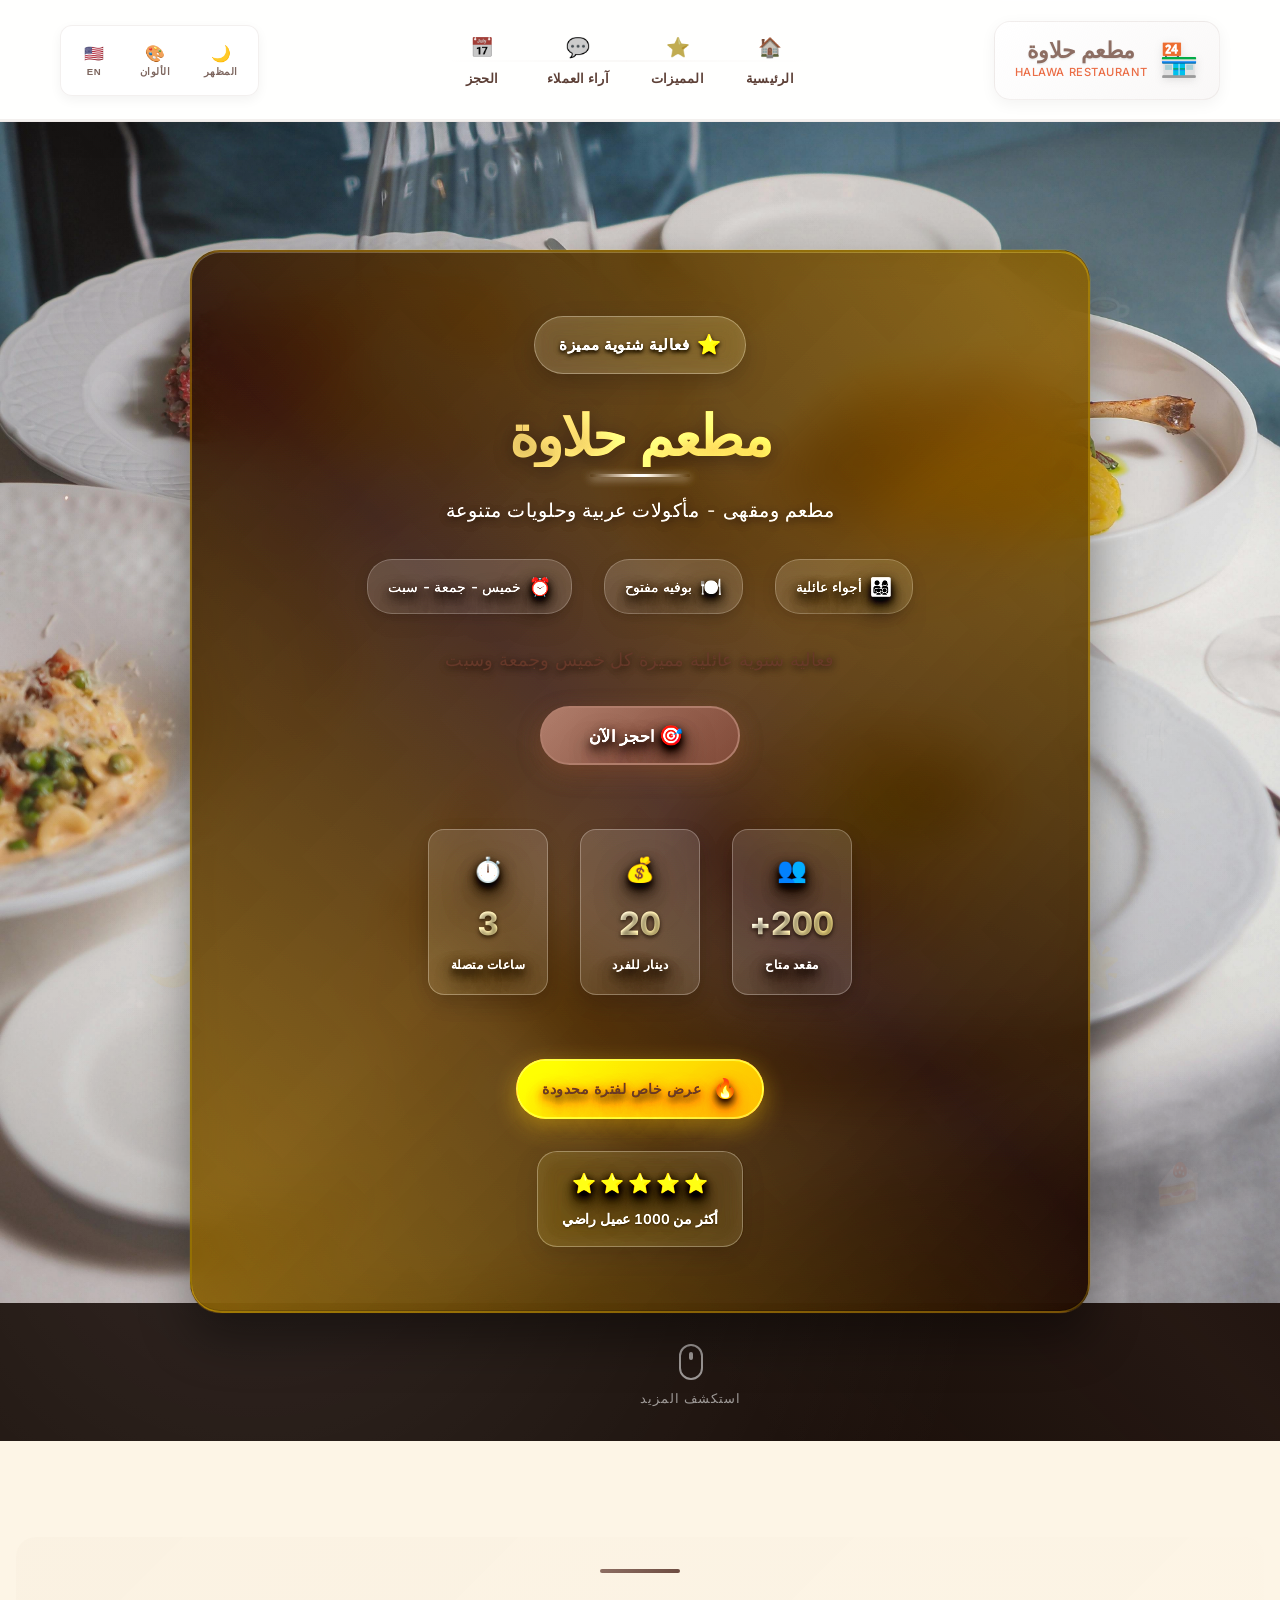
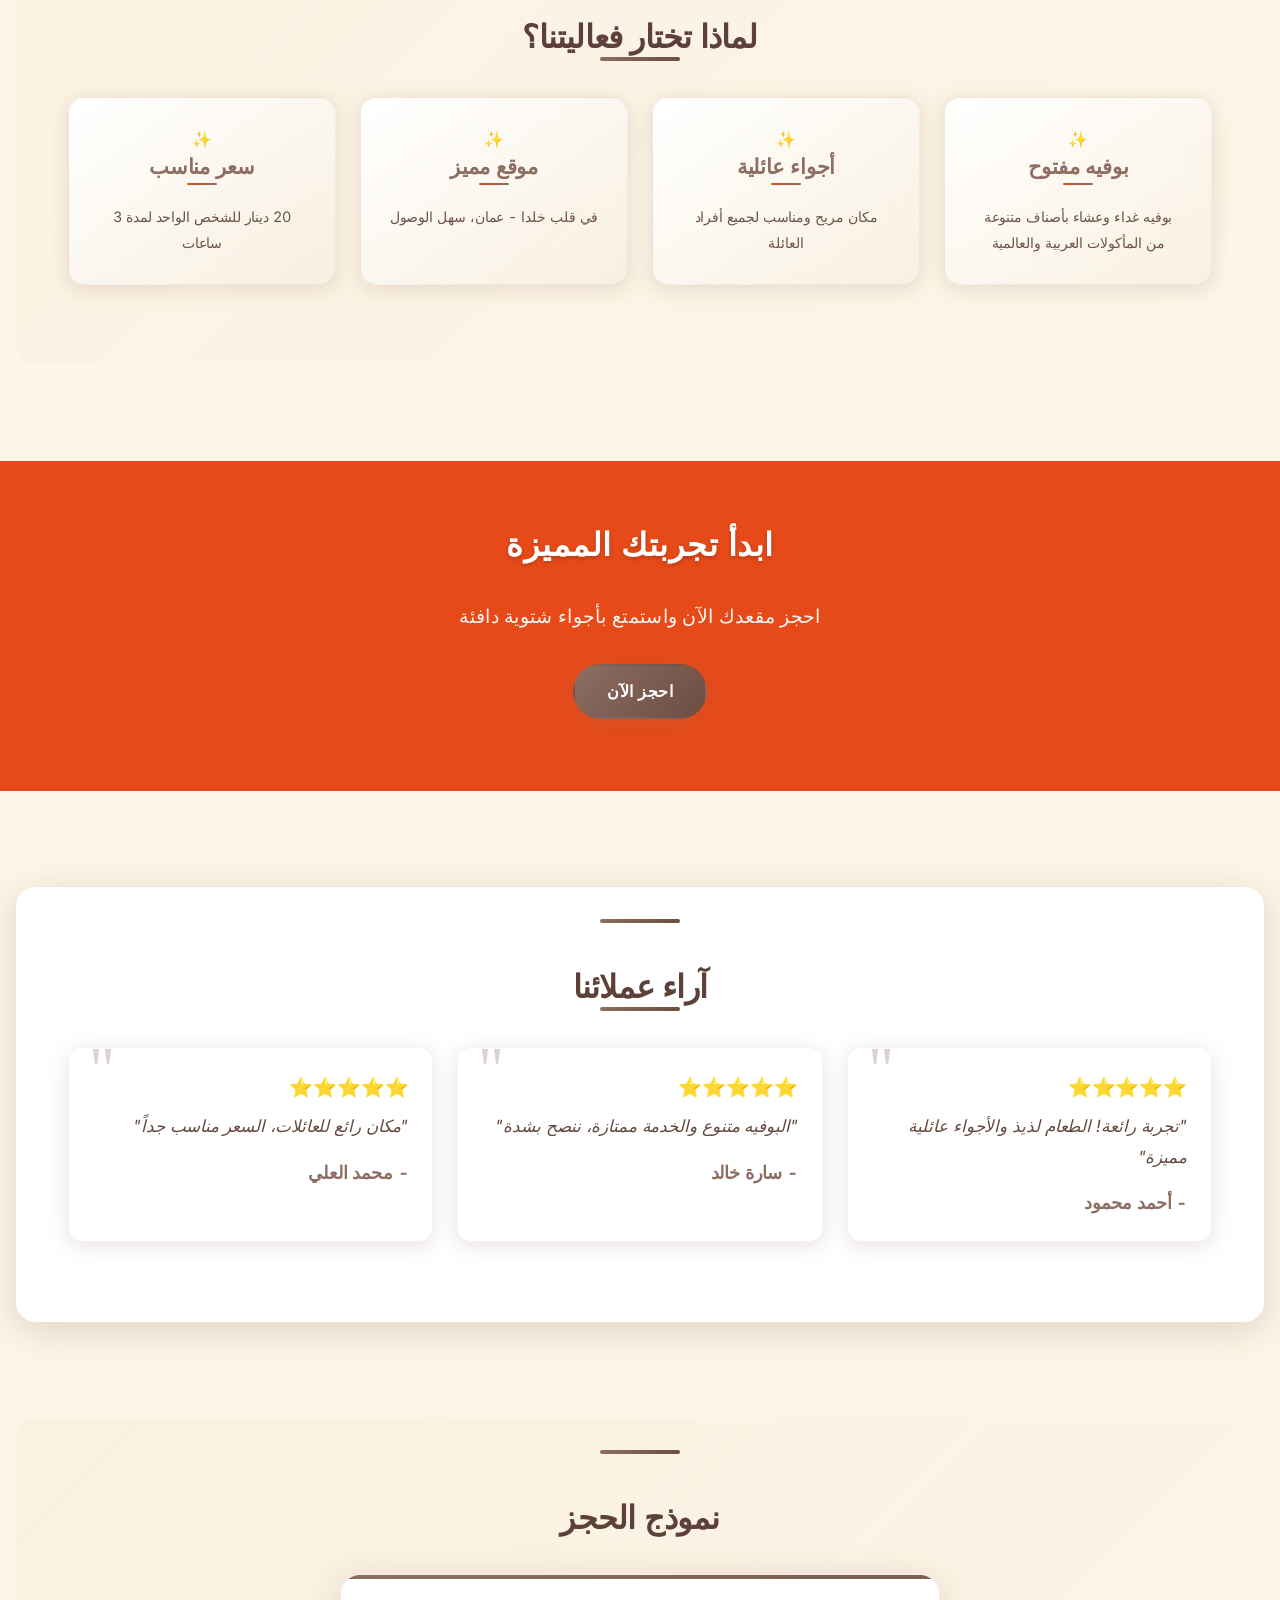
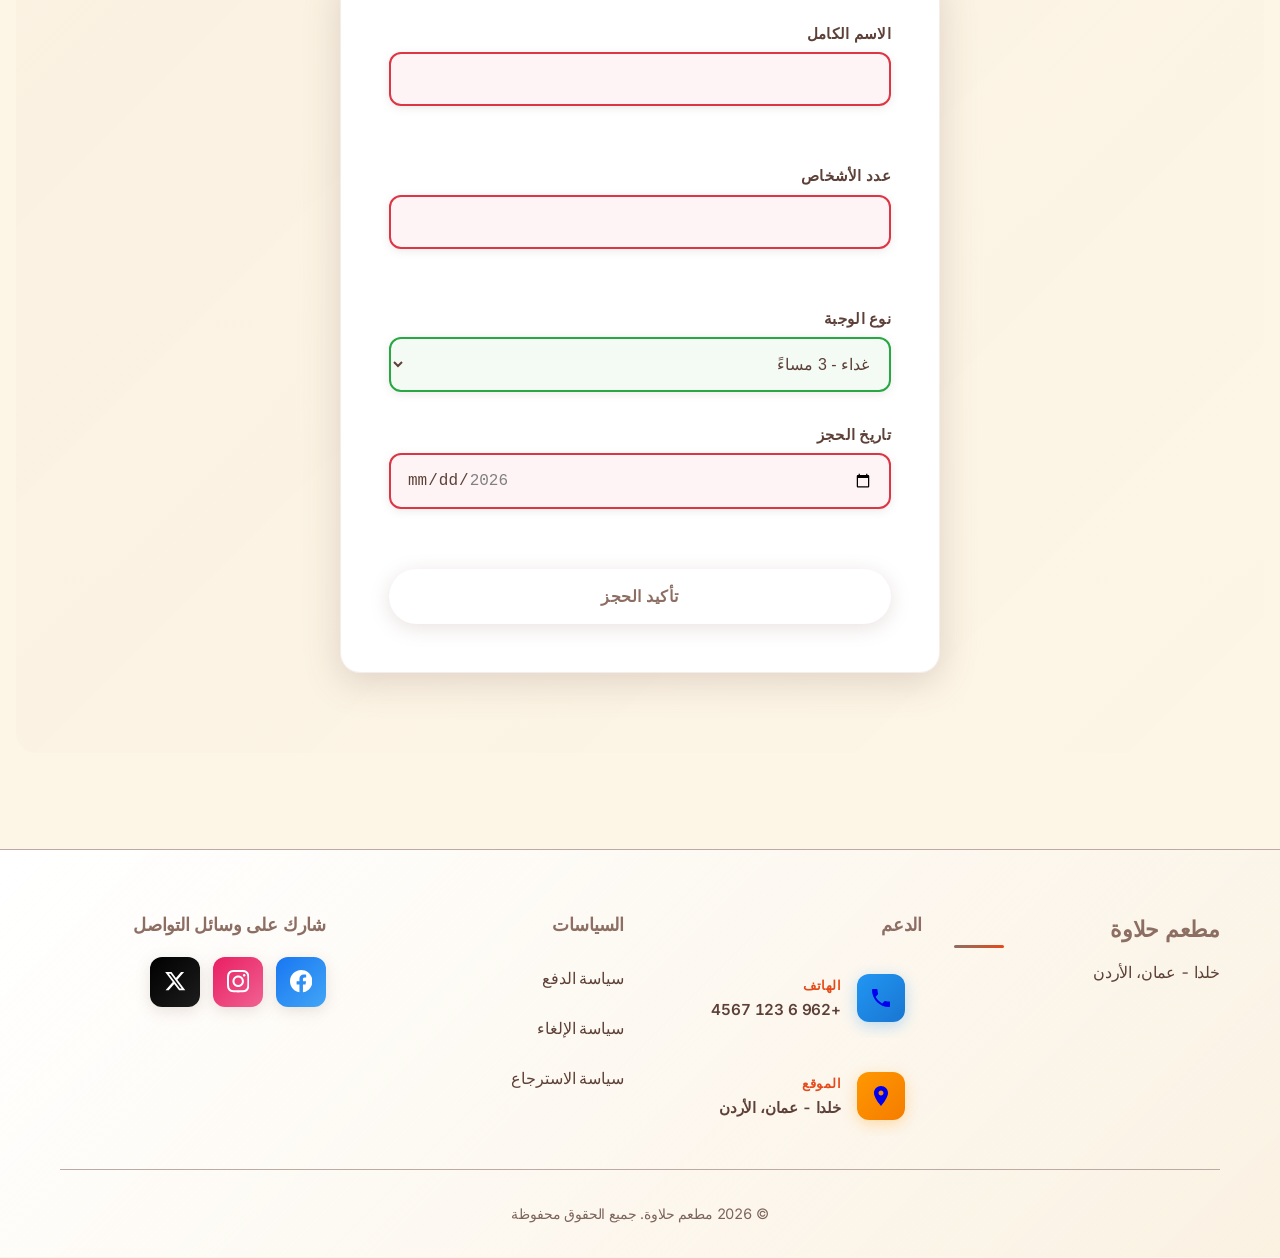
<file: index.html>
<!DOCTYPE html>
<html lang="ar" dir="rtl">
<head>
    <meta charset="UTF-8">
    <meta name="viewport" content="width=device-width, initial-scale=1.0">
    <title>مطعم حلاوة - فعالية شتوية عائلية</title>
    <link rel="preconnect" href="https://fonts.googleapis.com">
    <link rel="preconnect" href="https://fonts.gstatic.com" crossorigin>
    <link href="https://fonts.googleapis.com/css2?family=Inter:wght@300;400;500;600;700;800&display=swap" rel="stylesheet">
    <link rel="stylesheet" href="styles.css">
</head>
<body data-theme="light" data-color-mode="warm">
    
    <!-- Navigation -->
    <nav class="navbar">
        <div class="container">
            <div class="nav-brand" id="navBrand">
                <div class="brand-logo">
                    <span class="logo-icon">🏪</span>
                </div>
                <div class="brand-text">
                    <span class="brand-main">مطعم حلاوة</span>
                    <span class="brand-subtitle">Halawa Restaurant</span>
                </div>
            </div>

            <ul class="nav-menu" id="navMenu">
                <li><a href="#home" id="navHome" class="nav-link">
                    <span class="link-icon">🏠</span>
                    <span class="link-text">الرئيسية</span>
                </a></li>
                <li><a href="#benefits" id="navBenefits" class="nav-link">
                    <span class="link-icon">⭐</span>
                    <span class="link-text">المميزات</span>
                </a></li>
                <li><a href="#testimonials" id="navTestimonials" class="nav-link">
                    <span class="link-icon">💬</span>
                    <span class="link-text">آراء العملاء</span>
                </a></li>
                <li><a href="#booking" id="navBooking" class="nav-link">
                    <span class="link-icon">📅</span>
                    <span class="link-text">الحجز</span>
                </a></li>
            </ul>

            <div class="nav-controls">
                <div class="control-group">
                    <button class="theme-toggle" id="themeToggle" aria-label="Toggle theme" title="تبديل الوضع">
                        <span class="control-icon">🌙</span>
                        <span class="control-text">المظهر</span>
                    </button>
                    <button class="color-toggle" id="colorToggle" aria-label="Toggle color mode" title="تغيير الألوان">
                        <span class="control-icon">🎨</span>
                        <span class="control-text">الألوان</span>
                    </button>
                    <button class="lang-toggle" id="langToggle" title="English">
                        <span class="control-icon">🇺🇸</span>
                        <span class="control-text">EN</span>
                    </button>
                </div>
                <button class="mobile-menu-toggle" id="mobileMenuToggle" aria-label="Toggle mobile menu">
                    <span class="hamburger-line"></span>
                    <span class="hamburger-line"></span>
                    <span class="hamburger-line"></span>
                </button>
            </div>
        </div>

        <!-- Progress Bar -->
        <div class="navbar-progress">
            <div class="progress-bar"></div>
        </div>
    </nav>

    <!-- Hero Section -->
    <section id="home" class="hero">
        <!-- Background Elements -->
        <div class="hero-bg-elements">
            <div class="floating-element floating-1">🍽️</div>
            <div class="floating-element floating-2">☕</div>
            <div class="floating-element floating-3">🥘</div>
            <div class="floating-element floating-4">🍰</div>
            <div class="floating-element floating-5">🌟</div>
            <div class="floating-element floating-6">✨</div>
            <div class="floating-element floating-7">🌙</div>
            <div class="floating-element floating-8">🍴</div>
        </div>

        <!-- Particles Effect -->
        <div class="hero-particles">
            <div class="particle particle-1"></div>
            <div class="particle particle-2"></div>
            <div class="particle particle-3"></div>
            <div class="particle particle-4"></div>
            <div class="particle particle-5"></div>
            <div class="particle particle-6"></div>
            <div class="particle particle-7"></div>
            <div class="particle particle-8"></div>
        </div>

        <!-- Hero Content -->
        <div class="hero-content">
            <div class="hero-badge">
                <span class="badge-icon">⭐</span>
                <span class="badge-text" id="heroBadge">فعالية شتوية مميزة</span>
            </div>

            <h1 id="heroTitle" class="hero-title">
                مطعم حلاوة
                <span class="title-accent">Halawa</span>
            </h1>

            <p class="hero-subtitle" id="heroSubtitle">
                <span class="subtitle-icon">🏪</span>
                مطعم ومقهى - مأكولات عربية وحلويات متنوعة
            </p>

            <div class="hero-features">
                <div class="feature-item">
                    <span class="feature-icon">👨‍👩‍👧‍👦</span>
                    <span id="heroFeature1">أجواء عائلية</span>
                </div>
                <div class="feature-item">
                    <span class="feature-icon">🍽️</span>
                    <span id="heroFeature2">بوفيه مفتوح</span>
                </div>
                <div class="feature-item">
                    <span class="feature-icon">⏰</span>
                    <span id="heroFeature3">خميس - جمعة - سبت</span>
                </div>
            </div>

            <p class="hero-description" id="heroDescription">
                استمتع بتجربة طعام فريدة في أجواء دافئة مع العائلة والأصدقاء
            </p>

            <div class="hero-actions">
                <a href="#booking" class="btn btn-primary btn-large" id="heroCta">
                    <span class="btn-icon">🎯</span>
                    <span id="heroCtaText">احجز الآن</span>
                    <div class="btn-glow"></div>
                </a>

                <div class="hero-stats">
                    <div class="stat-item">
                        <div class="stat-icon">👥</div>
                        <span class="stat-number">200+</span>
                        <span class="stat-label" id="statLabel1">مقعد متاح</span>
                    </div>
                    <div class="stat-item">
                        <div class="stat-icon">💰</div>
                        <span class="stat-number">20</span>
                        <span class="stat-label" id="statLabel2">دينار للفرد</span>
                    </div>
                    <div class="stat-item">
                        <div class="stat-icon">⏱️</div>
                        <span class="stat-number">3</span>
                        <span class="stat-label" id="statLabel3">ساعات متصلة</span>
                    </div>
                </div>

                <!-- Special Offer Badge -->
                <div class="special-offer">
                    <div class="offer-badge">
                        <span class="offer-icon">🔥</span>
                        <span class="offer-text" id="offerText">عرض خاص لفترة محدودة</span>
                    </div>
                </div>
            </div>

            <!-- Social Proof -->
            <div class="hero-social-proof">
                <div class="proof-item">
                    <div class="stars">
                        <span class="star">⭐</span>
                        <span class="star">⭐</span>
                        <span class="star">⭐</span>
                        <span class="star">⭐</span>
                        <span class="star">⭐</span>
                    </div>
                    <span class="proof-text" id="proofText">أكثر من 1000 عميل راضي</span>
                </div>
            </div>
        </div>

        <!-- Scroll Indicator -->
        <div class="hero-scroll">
            <div class="scroll-mouse">
                <div class="scroll-wheel"></div>
            </div>
            <span class="scroll-text" id="scrollText">استكشف المزيد</span>
        </div>
    </section>

    <!-- Benefits Section -->
    <section id="benefits" class="benefits">
        <div class="container">
            <h2 id="benefitsTitle">لماذا تختار فعاليتنا؟</h2>
            <div class="benefits-grid" id="benefitsGrid">
                <!-- Benefits will be inserted by JavaScript -->
            </div>
        </div>
    </section>

    <!-- CTA Section -->
    <section class="cta-section">
        <div class="container">
            <h2 id="ctaTitle">ابدأ تجربتك المميزة</h2>
            <p id="ctaDescription">احجز مقعدك الآن واستمتع بأجواء شتوية دافئة</p>
            <a href="#booking" class="btn btn-secondary" id="ctaButton">احجز الآن</a>
        </div>
    </section>

    <!-- Testimonials Section -->
    <section id="testimonials" class="testimonials">
        <div class="container">
            <h2 id="testimonialsTitle">آراء عملائنا</h2>
            <div class="testimonials-grid" id="testimonialsGrid">
                <!-- Testimonials will be inserted by JavaScript -->
            </div>
        </div>
    </section>

    <!-- Booking Form Section -->
    <section id="booking" class="booking">
        <div class="container">
            <h2 id="formTitle">نموذج الحجز</h2>
            <form id="bookingForm" class="booking-form">
                <div class="form-group">
                    <label for="fullName" id="labelFullName">الاسم الكامل</label>
                    <input type="text" id="fullName" name="fullName" required>
                    <span class="error-message" id="errorFullName"></span>
                </div>

                <div class="form-group">
                    <label for="numPeople" id="labelNumPeople">عدد الأشخاص</label>
                    <input type="number" id="numPeople" name="numPeople" min="1" max="200" required>
                    <span class="error-message" id="errorNumPeople"></span>
                </div>

                <div class="form-group">
                    <label for="mealType" id="labelMealType">نوع الوجبة</label>
                    <select id="mealType" name="mealType" required>
                        <option value="lunch" id="optionLunch">غداء - 3 مساءً</option>
                        <option value="dinner" id="optionDinner">عشاء - 8 مساءً</option>
                    </select>
                </div>

                <div class="form-group">
                    <label for="bookingDate" id="labelDate">تاريخ الحجز</label>
                    <input type="date" id="bookingDate" name="bookingDate" required>
                    <span class="error-message" id="errorDate"></span>
                </div>

                <button type="submit" class="btn btn-primary" id="submitButton">تأكيد الحجز</button>
            </form>
        </div>
    </section>

    <!-- Footer -->
    <footer class="footer">
        <div class="container">
            <div class="footer-content">
                <div class="footer-section">
                    <h3 id="footerBrandName">مطعم حلاوة</h3>
                    <p id="footerLocation">خلدا - عمان، الأردن</p>
                </div>
                
                <div class="footer-section">
                    <h4 id="footerSupport">تواصل معنا</h4>
                    <div class="contact-methods">
                        <a href="#" class="contact-method phone-method" target="_blank">
                            <div class="contact-icon-wrapper">
                                <svg class="contact-svg phone-svg" viewBox="0 0 24 24" fill="currentColor">
                                    <path d="M6.62 10.79c1.44 2.83 3.76 5.14 6.59 6.59l2.2-2.2c.27-.27.67-.36 1.02-.24 1.12.37 2.33.57 3.57.57.55 0 1 .45 1 1V20c0 .55-.45 1-1 1-9.39 0-17-7.61-17-17 0-.55.45-1 1-1h3.5c.55 0 1 .45 1 1 0 1.25.2 2.45.57 3.57.11.35.03.74-.25 1.02l-2.2 2.2z"/>
                                </svg>
                            </div>
                            <div class="contact-info">
                                <span class="contact-label">الهاتف</span>
                                <span class="contact-number">+962 6 123 4567</span>
                            </div>
                        </a>

                        <a href="#" class="contact-method location-method" target="_blank">
                            <div class="contact-icon-wrapper">
                                <svg class="contact-svg location-svg" viewBox="0 0 24 24" fill="currentColor">
                                    <path d="M12 2C8.13 2 5 5.13 5 9c0 5.25 7 13 7 13s7-7.75 7-13c0-3.87-3.13-7-7-7zm0 9.5c-1.38 0-2.5-1.12-2.5-2.5s1.12-2.5 2.5-2.5 2.5 1.12 2.5 2.5-1.12 2.5-2.5 2.5z"/>
                                </svg>
                            </div>
                            <div class="contact-info">
                                <span class="contact-label">الموقع</span>
                                <span class="contact-address">خلدا - عمان، الأردن</span>
                            </div>
                        </a>
                    </div>
                </div>

                <div class="footer-section">
                    <h4 id="footerPoliciesTitle">السياسات</h4>
                    <ul class="footer-links">
                        <li><a href="#" id="policyPayment">سياسة الدفع</a></li>
                        <li><a href="#" id="policyCancellation">سياسة الإلغاء</a></li>
                        <li><a href="#" id="policyRefund">سياسة الاسترجاع</a></li>
                    </ul>
                </div>

                <div class="footer-section">
                    <h4 id="footerShare">تابعنا على وسائل التواصل</h4>
                    <div class="social-links">
                        <button class="social-btn facebook-btn" data-platform="facebook" aria-label="Facebook">
                            <span class="social-icon"><svg viewBox="0 0 24 24" fill="currentColor" xmlns="http://www.w3.org/2000/svg"><path d="M24 12.073c0-6.627-5.373-12-12-12s-12 5.373-12 12c0 5.99 4.388 10.954 10.125 11.854v-8.385H7.078v-3.47h3.047V9.43c0-3.007 1.792-4.669 4.533-4.669 1.312 0 2.686.235 2.686.235v2.953H15.83c-1.491 0-1.956.925-1.956 1.874v2.25h3.328l-.532 3.47h-2.796v8.385C19.612 23.027 24 18.062 24 12.073z"/></svg></span>
                        </button>
                        <button class="social-btn instagram-btn" data-platform="instagram" aria-label="Instagram">
                            <span class="social-icon"><svg viewBox="0 0 24 24" fill="currentColor" xmlns="http://www.w3.org/2000/svg"><path d="M12 2.163c3.204 0 3.584.012 4.85.07 3.252.148 4.771 1.691 4.919 4.919.058 1.265.069 1.645.069 4.849 0 3.205-.012 3.584-.069 4.849-.149 3.225-1.664 4.771-4.919 4.919-1.266.058-1.644.07-4.85.07-3.204 0-3.584-.012-4.849-.07-3.26-.149-4.771-1.699-4.919-4.92-.058-1.265-.07-1.644-.07-4.849 0-3.204.013-3.583.07-4.849.149-3.227 1.664-4.771 4.919-4.919 1.266-.057 1.645-.069 4.849-.069zm0-2.163c-3.259 0-3.667.014-4.947.072-4.358.2-6.78 2.618-6.98 6.98-.059 1.281-.073 1.689-.073 4.948 0 3.259.014 3.668.072 4.948.2 4.358 2.618 6.78 6.98 6.98 1.281.058 1.689.072 4.948.072 3.259 0 3.668-.014 4.948-.072 4.354-.2 6.782-2.618 6.979-6.98.059-1.28.073-1.689.073-4.948 0-3.259-.014-3.667-.072-4.947-.196-4.354-2.617-6.78-6.979-6.98-1.281-.059-1.69-.073-4.949-.073zm0 5.838c-3.403 0-6.162 2.759-6.162 6.162s2.759 6.163 6.162 6.163 6.162-2.759 6.162-6.163c0-3.403-2.759-6.162-6.162-6.162zm0 10.162c-2.209 0-4-1.79-4-4 0-2.209 1.791-4 4-4s4 1.791 4 4c0 2.21-1.791 4-4 4zm6.406-11.845c-.796 0-1.441.645-1.441 1.44s.645 1.44 1.441 1.44c.795 0 1.439-.645 1.439-1.44s-.644-1.44-1.439-1.44z"/></svg></span>
                        </button>
                        <button class="social-btn twitter-btn" data-platform="twitter" aria-label="Twitter/X">
                            <span class="social-icon"><svg viewBox="0 0 24 24" fill="currentColor" xmlns="http://www.w3.org/2000/svg"><path d="M18.244 2.25h3.308l-7.227 8.26 8.502 11.24H16.17l-5.214-6.817L4.99 21.75H1.68l7.73-8.835L1.254 2.25H8.08l4.713 6.231zm-1.161 17.52h1.833L7.084 4.126H5.117z"/></svg></span>
                        </button>
                    </div>
                </div>
            </div>
            
            <div class="footer-bottom">
                <p id="copyright">© 2026 مطعم حلاوة. جميع الحقوق محفوظة</p>
            </div>
        </div>
    </footer>

    <!-- Thank You Page (Hidden by default) -->
    <div id="thankYouPage" class="thank-you-page hidden">
        <div class="thank-you-content">
            <h1 id="thankYouTitle">شكراً لحجزك!</h1>
            <p id="thankYouMessage">تم استلام طلب الحجز بنجاح. سنتواصل معك قريباً</p>
            <button class="btn btn-primary" id="backHomeButton">العودة للرئيسية</button>
        </div>
    </div>

     <script src="config.js"></script>
     <script src="content.js"></script>
     <script src="script.js"></script>

</body>
</html>
</file>
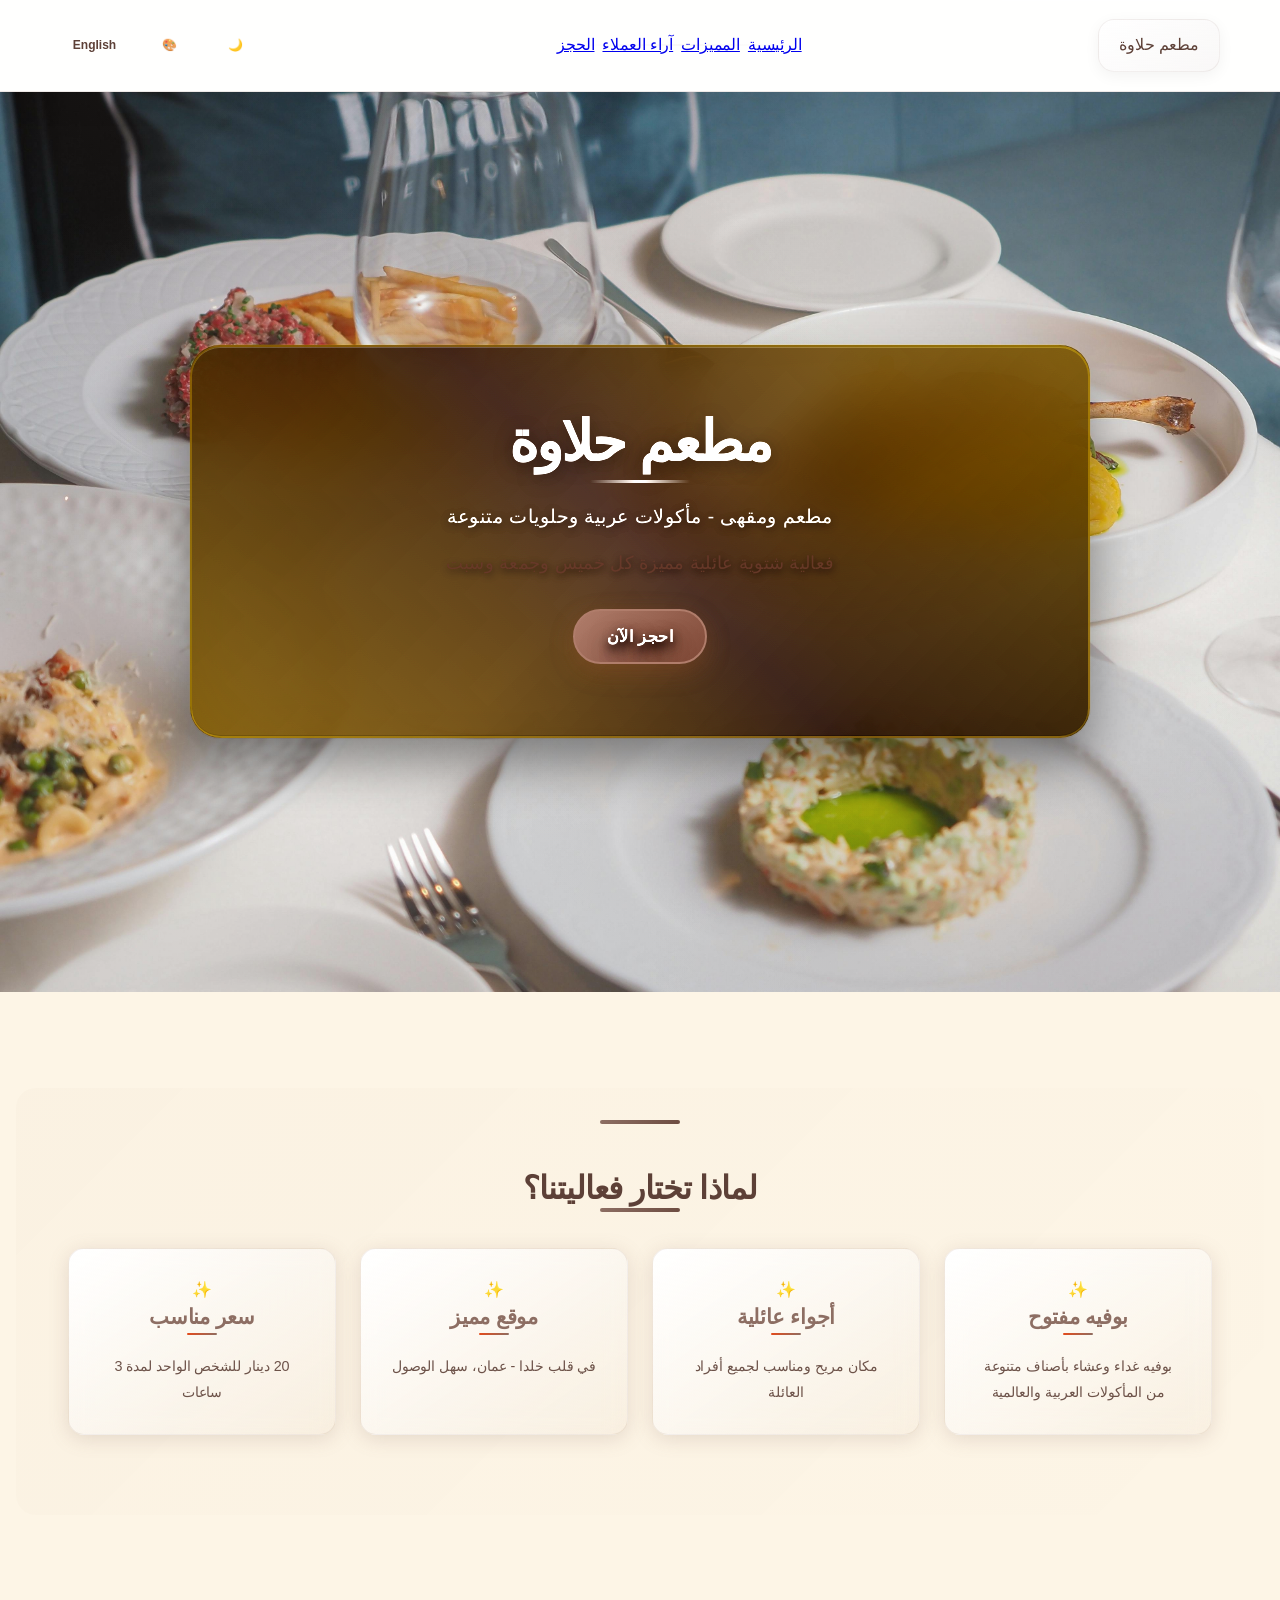
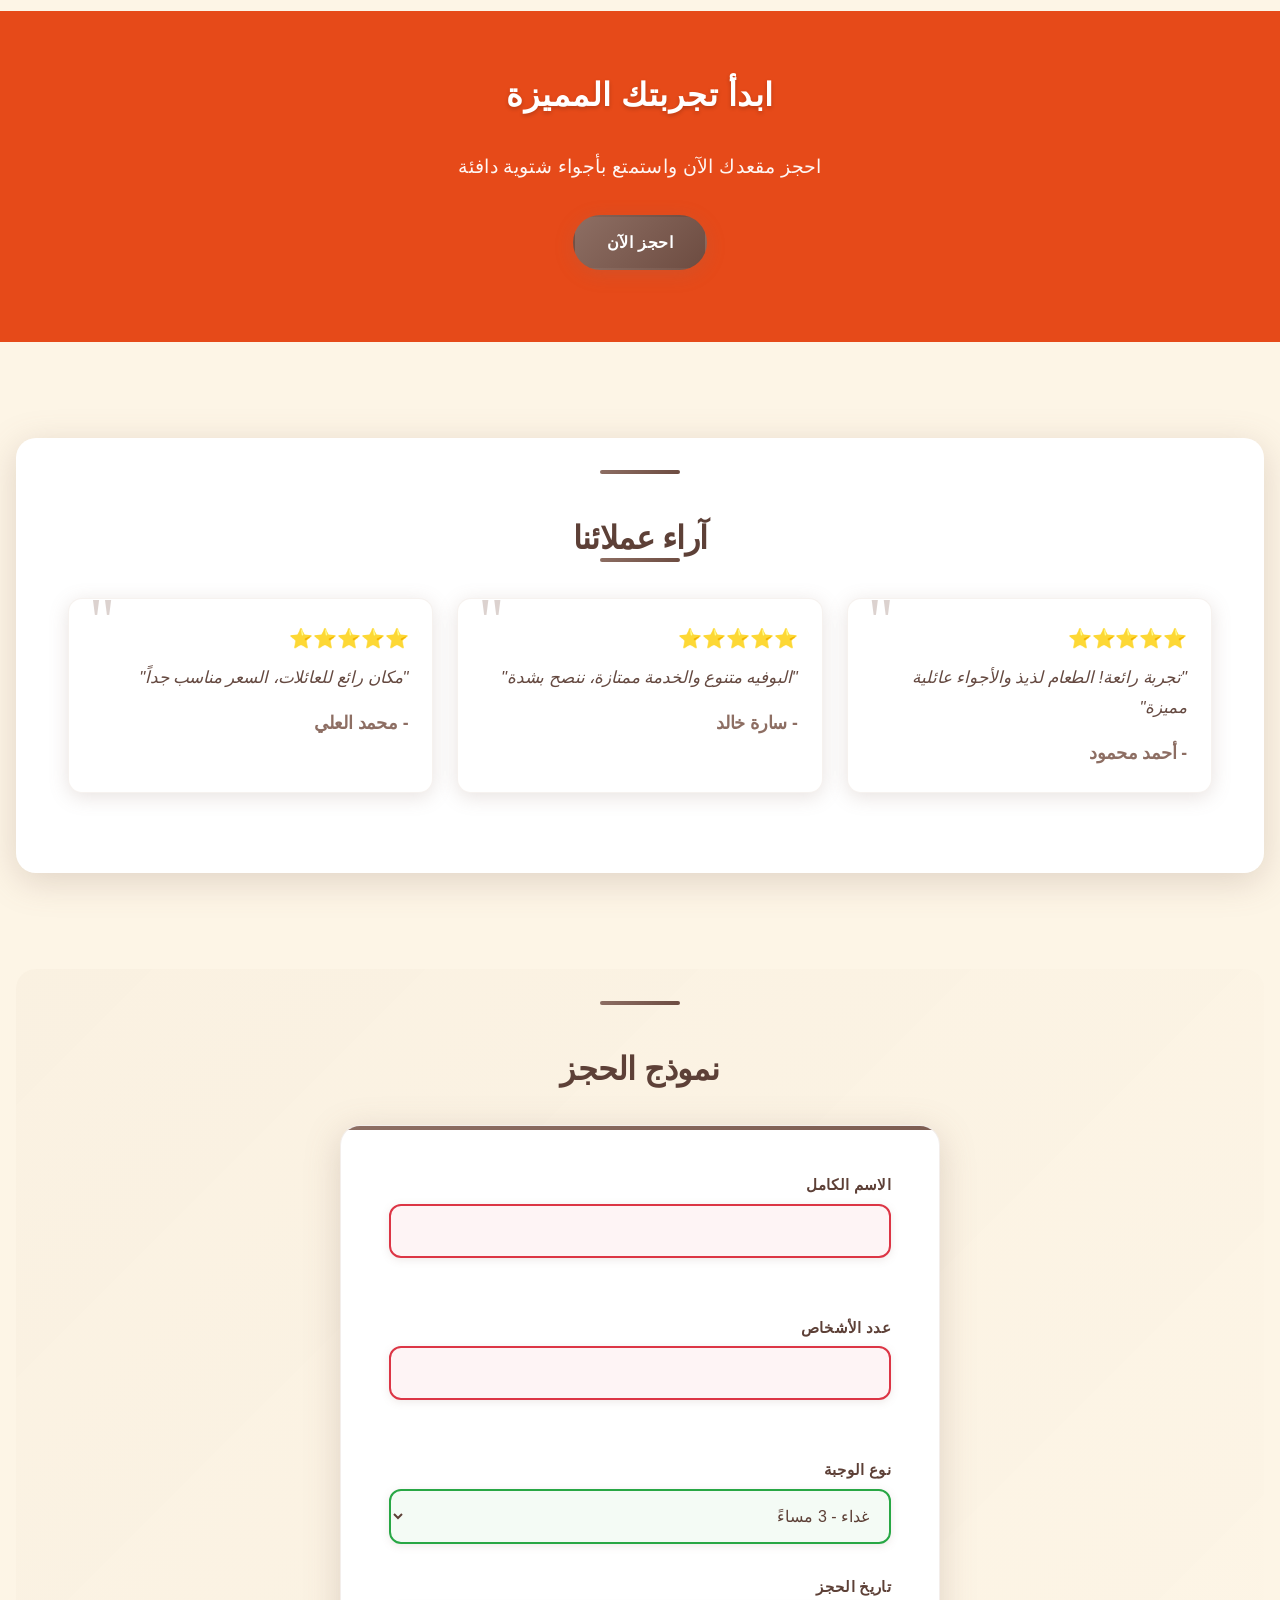
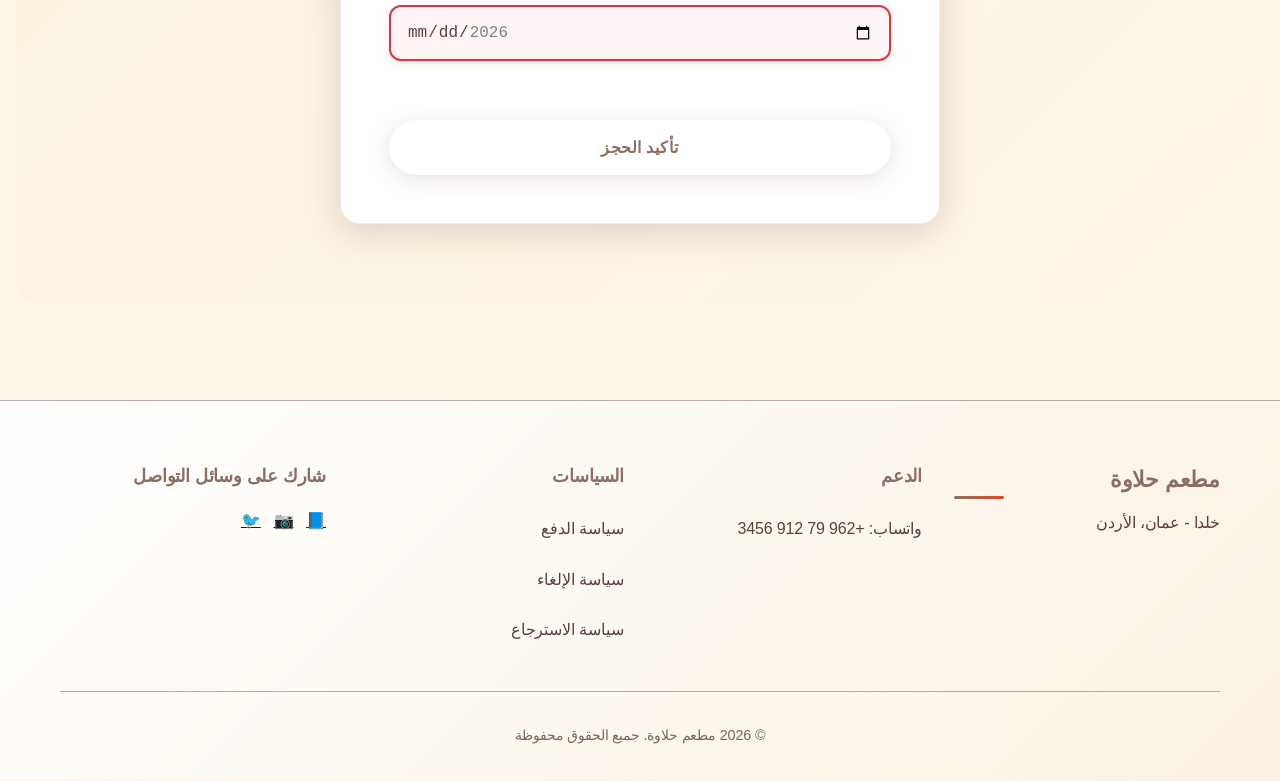
<file: indx.html>
<!DOCTYPE html>
<html lang="ar" dir="rtl">
<head>
    <meta charset="UTF-8">
    <meta name="viewport" content="width=device-width, initial-scale=1.0">
    <title>مطعم حلاوة - فعالية شتوية عائلية</title>
    <link rel="stylesheet" href="styles.css">
</head>
<body data-theme="light" data-color-mode="warm">
    
    <!-- Navigation -->
    <nav class="navbar">
        <div class="container">
            <div class="nav-brand" id="navBrand">مطعم حلاوة</div>
            <ul class="nav-menu" id="navMenu">
                <li><a href="#home" id="navHome">الرئيسية</a></li>
                <li><a href="#benefits" id="navBenefits">المميزات</a></li>
                <li><a href="#testimonials" id="navTestimonials">آراء العملاء</a></li>
                <li><a href="#booking" id="navBooking">الحجز</a></li>
            </ul>
            <div class="nav-controls">
                <button class="theme-toggle" id="themeToggle" aria-label="Toggle theme">🌙</button>
                <button class="color-toggle" id="colorToggle" aria-label="Toggle color mode">🎨</button>
                <button class="lang-toggle" id="langToggle">English</button>
            </div>
        </div>
    </nav>

    <!-- Hero Section -->
    <section id="home" class="hero">
        <div class="hero-content">
            <h1 id="heroTitle">مطعم حلاوة</h1>
            <p class="hero-subtitle" id="heroSubtitle">مطعم ومقهى - مأكولات عربية وحلويات متنوعة</p>
            <p class="hero-description" id="heroDescription">فعالية شتوية عائلية مميزة كل خميس وجمعة وسبت</p>
            <a href="#booking" class="btn btn-primary" id="heroCta">احجز الآن</a>
        </div>
    </section>

    <!-- Benefits Section -->
    <section id="benefits" class="benefits">
        <div class="container">
            <h2 id="benefitsTitle">لماذا تختار فعاليتنا؟</h2>
            <div class="benefits-grid" id="benefitsGrid">
                <!-- Benefits will be inserted by JavaScript -->
            </div>
        </div>
    </section>

    <!-- CTA Section -->
    <section class="cta-section">
        <div class="container">
            <h2 id="ctaTitle">ابدأ تجربتك المميزة</h2>
            <p id="ctaDescription">احجز مقعدك الآن واستمتع بأجواء شتوية دافئة</p>
            <a href="#booking" class="btn btn-secondary" id="ctaButton">احجز الآن</a>
        </div>
    </section>

    <!-- Testimonials Section -->
    <section id="testimonials" class="testimonials">
        <div class="container">
            <h2 id="testimonialsTitle">آراء عملائنا</h2>
            <div class="testimonials-grid" id="testimonialsGrid">
                <!-- Testimonials will be inserted by JavaScript -->
            </div>
        </div>
    </section>

    <!-- Booking Form Section -->
    <section id="booking" class="booking">
        <div class="container">
            <h2 id="formTitle">نموذج الحجز</h2>
            <form id="bookingForm" class="booking-form">
                <div class="form-group">
                    <label for="fullName" id="labelFullName">الاسم الكامل</label>
                    <input type="text" id="fullName" name="fullName" required>
                    <span class="error-message" id="errorFullName"></span>
                </div>

                <div class="form-group">
                    <label for="numPeople" id="labelNumPeople">عدد الأشخاص</label>
                    <input type="number" id="numPeople" name="numPeople" min="1" max="10" required>
                    <span class="error-message" id="errorNumPeople"></span>
                </div>

                <div class="form-group">
                    <label for="mealType" id="labelMealType">نوع الوجبة</label>
                    <select id="mealType" name="mealType" required>
                        <option value="lunch" id="optionLunch">غداء - 3 مساءً</option>
                        <option value="dinner" id="optionDinner">عشاء - 8 مساءً</option>
                    </select>
                </div>

                <div class="form-group">
                    <label for="bookingDate" id="labelDate">تاريخ الحجز</label>
                    <input type="date" id="bookingDate" name="bookingDate" required>
                    <span class="error-message" id="errorDate"></span>
                </div>

                <button type="submit" class="btn btn-primary" id="submitButton">تأكيد الحجز</button>
            </form>
        </div>
    </section>

    <!-- Footer -->
    <footer class="footer">
        <div class="container">
            <div class="footer-content">
                <div class="footer-section">
                    <h3 id="footerBrandName">مطعم حلاوة</h3>
                    <p id="footerLocation">خلدا - عمان، الأردن</p>
                </div>
                
                <div class="footer-section">
                    <h4 id="footerSupport">الدعم</h4>
                    <a href="#" class="support-link" target="_blank" id="supportLink">
                        <span id="footerSupportNumber">واتساب: +962 XX XXX XXXX</span>
                    </a>
                </div>

                <div class="footer-section">
                    <h4 id="footerPoliciesTitle">السياسات</h4>
                    <ul class="footer-links">
                        <li><a href="#" id="policyPayment">سياسة الدفع</a></li>
                        <li><a href="#" id="policyCancellation">سياسة الإلغاء</a></li>
                        <li><a href="#" id="policyRefund">سياسة الاسترجاع</a></li>
                    </ul>
                </div>

                <div class="footer-section">
                    <h4 id="footerShare">شارك على وسائل التواصل</h4>
                    <div class="social-links">
                        <a href="#" aria-label="Facebook" id="facebookLink">📘</a>
                        <a href="#" aria-label="Instagram" id="instagramLink">📷</a>
                        <a href="#" aria-label="Twitter" id="twitterLink">🐦</a>
                    </div>
                </div>
            </div>
            
            <div class="footer-bottom">
                <p id="copyright">© 2026 مطعم حلاوة. جميع الحقوق محفوظة</p>
            </div>
        </div>
    </footer>

    <!-- Thank You Page (Hidden by default) -->
    <div id="thankYouPage" class="thank-you-page hidden">
        <div class="thank-you-content">
            <h1 id="thankYouTitle">شكراً لحجزك!</h1>
            <p id="thankYouMessage">تم استلام طلب الحجز بنجاح. سنتواصل معك قريباً</p>
            <button class="btn btn-primary" id="backHomeButton">العودة للرئيسية</button>
        </div>
    </div>

    <script src="config.js"></script>
    <script src="content.js"></script>
    <script src="script.js"></script>
</body>
</html>
</file>
<file: styles.css>
/* ================================================
   CSS Variables for Theme and Colors
   ================================================ */
:root {
    /* الألوان في الوضع المضيء */
    --primary-warm: #8D6E63;
    --secondary-warm: #6D4C41;
    --accent-warm: #A1887F;
    --bg-warm: #EFEBE9;
    --text-warm: #3E2723;
    
    /* الوان هادئة ترابية ونارية */
    --bg-color: #fdf5e6;
    --text-color: #5d4037;
    --accent-color: #e64a19;
    --primary-color: var(--primary-warm);
    --secondary-color: var(--secondary-warm);
    --border-color: #BCAAA4;
    --card-bg: #FFFFFF;
    
    /* Professional Animation Variables */
    --transition-fast: 0.15s ease;
    --transition-normal: 0.3s ease;
    --transition-slow: 0.5s ease;
    --shadow-sm: 0 2px 8px rgba(141,110,99,0.15);
    --shadow-md: 0 4px 20px rgba(141,110,99,0.2);
    --shadow-lg: 0 8px 35px rgba(141,110,99,0.25);
    --shadow-xl: 0 15px 50px rgba(141,110,99,0.3);
    
    /* Professional Gradients */
    --gradient-primary: linear-gradient(135deg, var(--primary-color), var(--secondary-color));
    --gradient-accent: linear-gradient(135deg, var(--accent-color), var(--primary-color));
    --gradient-hero: linear-gradient(135deg, var(--primary-color), var(--secondary-color), var(--accent-color));
    --gradient-card: linear-gradient(145deg, var(--card-bg), rgba(141,110,99,0.03));
}

[data-theme="dark"] {
    /* الألوان في الوضع المظلم (بنفس الدرجات لكن داكنة) */
    --bg-color: #263238;
    --text-color: #eceff1;
    --card-bg: #2D2D2D;
    --border-color: #8D6E63;
    --accent-color: #e64a19;
    
    /* Dark mode specific gradients */
    --gradient-primary: linear-gradient(135deg, #8D6E63, #6D4C41);
    --gradient-accent: linear-gradient(135deg, #A1887F, #8D6E63);
    --gradient-hero: linear-gradient(135deg, #8D6E63, #6D4C41, #A1887F);
    --gradient-card: linear-gradient(145deg, #2D2D2D, rgba(141,110,99,0.1));
}

/* ================================================
   Color Mode Variables
   ================================================ */
[data-color-mode="cool"] {
    --bg-cool: #E3F2FD;
    --text-cool: #1A237E;
    --primary-cool: #5D4037;
    --secondary-cool: #3498DB;
    --accent-cool: #64B5F6;
}

[data-color-mode="nature"] {
    --bg-nature: #E8F5E8;
    --text-nature: #1B5E20;
    --primary-nature: #228B22;
    --secondary-nature: #4CAF50;
    --accent-nature: #8BC34A;
}

/* ================================================
   Earthy Theme Mode (Mode ثالث)
   ================================================ */
[data-theme="earthy"] {
    --bg-color: #d7ccc8;
    --text-color: #3e2723;
    --accent-color: #8d6e63;
    --card-bg: #efebe9;
    --border-color: #a1887f;
    --primary-color: #8d6e63;
    --secondary-color: #6d4c41;
}

/* ================================================
   Color Mode Combinations
   ================================================ */
[data-color-mode="cool"] {
    --bg-color: var(--bg-cool);
    --text-color: var(--text-cool);
    --primary-color: var(--primary-cool);
    --secondary-color: var(--secondary-cool);
    --accent-color: var(--accent-cool);
}

[data-color-mode="nature"] {
    --bg-color: var(--bg-nature);
    --text-color: var(--text-nature);
    --primary-color: var(--primary-nature);
    --secondary-color: var(--secondary-nature);
    --accent-color: var(--accent-nature);
}

body {
    background: var(--bg-color);
    color: var(--text-color);
    transition: all 0.5s ease; /* لجعل الانتقال ناعماً */
    min-height: 100vh;
    font-family: 'Segoe UI', Tahoma, Geneva, Verdana, sans-serif;
}

[data-theme="dark"] {
    /* Enhanced contrast for dark mode */
    --shadow-sm: 0 2px 4px rgba(0,0,0,0.4), 0 1px 2px rgba(0,0,0,0.6);
    --shadow-md: 0 4px 8px rgba(0,0,0,0.4), 0 2px 4px rgba(0,0,0,0.6);
    --shadow-lg: 0 12px 24px rgba(0,0,0,0.5), 0 4px 8px rgba(0,0,0,0.4);
}

[data-color-mode="cool"] {
    --primary-color: #8D6E63;
    --secondary-color: #5D4037;
    --accent-color: #A1887F;
    --bg-color: #EFEBE9;
    --text-color: #3E2723;
    --card-bg: #FFFFFF;
    --border-color: #BCAAA4;
}

[data-theme="dark"][data-color-mode="cool"] {
    --bg-color: #1a0f0a;
    --text-color: #ffffff;
    --card-bg: #2a1812;
    --border-color: #6B4226;
    --primary-color: #A0785A;
    --secondary-color: #8B5A3C;
    --accent-color: #9D7B65;
}

[data-color-mode="nature"] {
    --primary-color: #8D6E63;
    --secondary-color: #6D4C41;
    --accent-color: #A1887F;
    --bg-color: #EFEBE9;
    --text-color: #3E2723;
    --card-bg: #FFFFFF;
    --border-color: #BCAAA4;
}

[data-theme="dark"][data-color-mode="nature"] {
    --bg-color: #1a0f0a;
    --text-color: #ffffff;
    --card-bg: #2a1812;
    --border-color: #5A3518;
    --primary-color: #8B5A3C;
    --secondary-color: #6B4226;
    --accent-color: #7A4A2A;
}

/* ================================================
   Reset and Base Styles
   ================================================ */
* {
    margin: 0;
    padding: 0;
    box-sizing: border-box;
}

body {
    font-family: 'Inter', 'Segoe UI', -apple-system, BlinkMacSystemFont, 'Roboto', 'Helvetica Neue', Arial, sans-serif;
    background-color: var(--bg-color);
    color: var(--text-color);
    line-height: 1.65;
    letter-spacing: -0.01em;
    transition: background-color var(--transition-normal), color var(--transition-normal);
    scroll-behavior: smooth;
    -webkit-font-smoothing: antialiased;
    -moz-osx-font-smoothing: grayscale;
    text-rendering: optimizeLegibility;
    font-feature-settings: 'kern' 1, 'liga' 1, 'calt' 1, 'tnum' 1, 'lnum' 1, 'pnum' 1;
    font-variant-numeric: tabular-nums;
    font-weight: 400;
    font-style: normal;
    position: relative;
    overflow-x: hidden;
}

/* Enhanced text clarity in dark mode */
[data-theme="dark"] body {
    -webkit-font-smoothing: subpixel-antialiased;
    -moz-osx-font-smoothing: auto;
    text-rendering: optimizeSpeed;
    font-synthesis: none;
}

/* Professional Background Elements */
body::before {
    content: '';
    position: fixed;
    top: 0;
    left: 0;
    width: 100%;
    height: 100%;
    background:
        radial-gradient(circle at 20% 20%, rgba(139,90,60,0.03) 0%, transparent 50%),
        radial-gradient(circle at 80% 80%, rgba(157,123,101,0.02) 0%, transparent 50%),
        radial-gradient(circle at 60% 40%, rgba(139,90,60,0.01) 0%, transparent 50%);
    pointer-events: none;
    z-index: -1;
}

/* Professional Scrollbar */
::-webkit-scrollbar {
    width: 10px;
    height: 10px;
}

::-webkit-scrollbar-track {
    background: rgba(139,90,60,0.1);
    border-radius: 5px;
}

::-webkit-scrollbar-thumb {
    background: linear-gradient(180deg, var(--primary-color), var(--accent-color));
    border-radius: 5px;
    box-shadow: inset 0 1px 0 rgba(255,255,255,0.2);
}

::-webkit-scrollbar-thumb:hover {
    background: linear-gradient(180deg, var(--secondary-color), var(--primary-color));
}

::-webkit-scrollbar-corner {
    background: rgba(139,90,60,0.05);
}

/* Professional Selection & Focus */
::selection {
    background: linear-gradient(90deg, rgba(139,90,60,0.4), rgba(212,175,55,0.3));
    color: var(--text-color);
    text-shadow: 0 1px 2px rgba(0,0,0,0.2);
}

::-moz-selection {
    background: linear-gradient(90deg, rgba(139,90,60,0.4), rgba(212,175,55,0.3));
    color: var(--text-color);
    text-shadow: 0 1px 2px rgba(0,0,0,0.2);
}

/* Enhanced text contrast in dark mode */
[data-theme="dark"] ::selection {
    background: linear-gradient(90deg, rgba(212,175,55,0.5), rgba(244,224,135,0.4));
    color: #1a0f0a;
    text-shadow: 0 1px 2px rgba(255,255,255,0.1);
}

[data-theme="dark"] ::-moz-selection {
    background: linear-gradient(90deg, rgba(212,175,55,0.5), rgba(244,224,135,0.4));
    color: #1a0f0a;
    text-shadow: 0 1px 2px rgba(255,255,255,0.1);
}

/* Enhanced focus states */
*:focus-visible {
    outline: 2px solid var(--primary-color);
    outline-offset: 2px;
    border-radius: 4px;
}

/* Brown color variations for all dark modes */
[data-theme="dark"][data-color-mode="cool"],
[data-theme="dark"][data-color-mode="nature"] {
    /* Keep brown color scheme */
    --bg-color: #1a0f0a;
    --card-bg: #2a1812;
    --text-color: #ffffff;
}

/* Enhanced dark mode text clarity */
[data-theme="dark"] {
    /* Ensure all text elements have maximum contrast */
    h1, h2, h3, h4, h5, h6, p, span, div, a, li, button, input, textarea, select {
        color: #ffffff !important;
        font-weight: 400;
    }

    /* Ultra-sharp text rendering */
    * {
        -webkit-font-smoothing: subpixel-antialiased !important;
        -moz-osx-font-smoothing: auto !important;
        text-rendering: optimizeSpeed !important;
    }

    /* Enhanced text shadows for crystal clear readability */
    .hero-title {
        text-shadow:
            0 0 40px rgba(0,0,0,0.9),
            0 2px 8px rgba(0,0,0,1),
            0 0 80px rgba(139,90,60,0.2),
            0 1px 0 rgba(255,255,255,0.1);
        font-weight: 800 !important;
    }

    .hero-subtitle {
        text-shadow:
            0 2px 6px rgba(0,0,0,0.8),
            0 1px 0 rgba(255,255,255,0.1);
        font-weight: 500 !important;
    }

    .hero-description {
        text-shadow:
            0 2px 4px rgba(0,0,0,0.9),
            0 1px 0 rgba(255,255,255,0.05);
        font-weight: 400 !important;
    }

    /* Maximum contrast for all text elements */
    .benefit-card h3,
    .benefit-card p,
    .testimonial-card,
    .footer-section h3,
    .footer-section h4,
    .footer-section h5,
    .footer-links a,
    .support-link,
    .contact-label,
    .contact-number,
    .contact-address,
    .stat-label,
    .policy-link,
    .badge {
        color: #ffffff !important;
        text-shadow: 0 1px 2px rgba(0,0,0,0.5);
        font-weight: 500 !important;
    }

    /* Enhanced input and form elements */
    input, textarea, select {
        background-color: rgba(42, 24, 18, 0.8) !important;
        border-color: rgba(139, 90, 60, 0.5) !important;
        color: #ffffff !important;
    }

    input::placeholder, textarea::placeholder {
        color: rgba(255, 255, 255, 0.6) !important;
    }

    /* Enhanced button text */
    .btn, button {
        color: #ffffff !important;
        text-shadow: 0 1px 2px rgba(0,0,0,0.3);
        font-weight: 600 !important;
    }

    /* Enhanced navigation text */
    .nav-link {
        color: #ffffff !important;
        text-shadow: 0 1px 2px rgba(0,0,0,0.2);
        font-weight: 700 !important;
    }

    .link-text {
        font-weight: 800 !important;
        text-shadow: 0 1px 2px rgba(0,0,0,0.3);
    }

    .nav-link:hover {
        color: var(--primary-color) !important;
    }

    /* Enhanced font weight for all nav elements */
    .nav-link, .link-text {
        font-weight: 700 !important;
    }

    /* Enhanced footer text */
    .footer-bottom p,
    .copyright {
        color: #ffffff !important;
        text-shadow: 0 1px 2px rgba(0,0,0,0.3);
        font-weight: 500 !important;
    }

    /* Enhanced social buttons */
    .social-btn {
        color: #ffffff !important;
    }

    /* Enhanced form labels and inputs */
    .form-group label {
        color: #ffffff !important;
        text-shadow: 0 1px 2px rgba(0,0,0,0.2);
        font-weight: 600 !important;
    }

    /* Enhanced error messages */
    .error-message {
        color: #ff6b6b !important;
        text-shadow: 0 1px 2px rgba(0,0,0,0.3);
        font-weight: 500 !important;
    }
}

.container {
    max-width: 1200px;
    margin: 0 auto;
    padding: 0 20px;
    position: relative;
}

/* ================================================
   Typography
   ================================================ */
h1, h2, h3 {
    line-height: 1.25;
    margin-bottom: 1.25rem;
    font-weight: 700;
    letter-spacing: -0.025em;
    font-feature-settings: 'kern' 1, 'liga' 1, 'calt' 1;
}

.hero h1 {
    font-size: 3.5rem;
    margin-bottom: 1.75rem;
    text-shadow: 0 4px 20px rgba(0,0,0,0.3);
    animation: titleGlow 3s ease-in-out infinite alternate;
    position: relative;
    font-weight: 800;
    letter-spacing: -0.035em;
    line-height: 1.1;
}

.hero h1::after {
    content: '';
    position: absolute;
    bottom: -10px;
    left: 50%;
    transform: translateX(-50%);
    width: 100px;
    height: 3px;
    background: linear-gradient(90deg, transparent, rgba(255,255,255,0.8), transparent);
    border-radius: 2px;
    animation: lineExpand 2s ease-in-out infinite;
}

@keyframes luxuryTitleGlow {
    0% {
        text-shadow:
            0 0 20px rgba(212,175,55,0.6),
            0 0 40px rgba(212,175,55,0.4),
            0 0 60px rgba(244,224,135,0.2),
            0 2px 4px rgba(0,0,0,0.6),
            0 4px 8px rgba(0,0,0,0.4);
        filter: brightness(1);
    }
    50% {
        text-shadow:
            0 0 30px rgba(212,175,55,1),
            0 0 60px rgba(212,175,55,0.8),
            0 0 90px rgba(244,224,135,0.6),
            0 2px 4px rgba(0,0,0,0.8),
            0 4px 8px rgba(0,0,0,0.6);
        filter: brightness(1.1);
    }
    100% {
        text-shadow:
            0 0 20px rgba(212,175,55,0.6),
            0 0 40px rgba(212,175,55,0.4),
            0 0 60px rgba(244,224,135,0.2),
            0 2px 4px rgba(0,0,0,0.6),
            0 4px 8px rgba(0,0,0,0.4);
        filter: brightness(1);
    }
}

@keyframes lineExpand {
    0%, 100% { width: 120px; opacity: 0.6; }
    50% { width: 180px; opacity: 1; }
}

h2 {
    font-size: 2rem;
    text-align: center;
    margin-bottom: 2.25rem;
    font-weight: 700;
    letter-spacing: -0.025em;
}

h3 {
    font-size: 1.5rem;
}

/* ================================================
   Navigation
   ================================================ */
.navbar {
    background: rgba(255, 255, 255, 0.96);
    backdrop-filter: blur(30px);
    -webkit-backdrop-filter: blur(30px);
    padding: 1.2rem 0;
    position: sticky;
    top: 0;
    z-index: 1000;
    box-shadow: 0 8px 32px rgba(0,0,0,0.08), inset 0 1px 0 rgba(255,255,255,0.1);
    border-bottom: 1px solid rgba(141,110,99,0.15);
    transition: all var(--transition-normal);
    overflow: hidden;
    position: relative;
}

.navbar::before {
    content: '';
    position: absolute;
    top: 0;
    left: 0;
    right: 0;
    bottom: 0;
    background:
        linear-gradient(135deg, rgba(255,255,255,0.1) 0%, rgba(141,110,99,0.02) 100%),
        radial-gradient(circle at 30% 20%, rgba(141,110,99,0.05) 0%, transparent 50%),
        radial-gradient(circle at 70% 80%, rgba(161,136,127,0.03) 0%, transparent 50%);
    opacity: 0;
    transition: opacity var(--transition-normal);
    pointer-events: none;
}

.navbar:hover::before {
    opacity: 1;
}

.navbar::after {
    content: '';
    position: absolute;
    bottom: 0;
    left: 0;
    width: 100%;
    height: 1px;
    background: linear-gradient(90deg, transparent, var(--primary-color), transparent);
    transform: scaleX(0);
    transition: transform var(--transition-normal);
    transform-origin: center;
}

.navbar:hover::after {
    transform: scaleX(1);
}

.navbar.scrolled {
    background: rgba(255, 255, 255, 0.98);
    box-shadow: 0 12px 40px rgba(0,0,0,0.12);
    backdrop-filter: blur(35px);
    -webkit-backdrop-filter: blur(35px);
    border-bottom: 2px solid var(--primary-color);
    padding: 0.8rem 0;
}

/* Enhanced navbar background for dark mode */
[data-theme="dark"] .navbar {
    background: rgba(42, 24, 18, 0.95);
    backdrop-filter: blur(35px);
    -webkit-backdrop-filter: blur(35px);
    border-bottom: 1px solid rgba(139, 90, 60, 0.3);
    box-shadow: 0 8px 32px rgba(0,0,0,0.3), inset 0 1px 0 rgba(139, 90, 60, 0.1);
}

[data-theme="dark"] .navbar.scrolled {
    background: rgba(42, 24, 18, 0.98);
    border-bottom: 2px solid var(--primary-color);
    box-shadow: 0 12px 40px rgba(0,0,0,0.4);
}

/* Enhanced navbar backgrounds for all color modes */
[data-color-mode="cool"] .navbar {
    background: rgba(255, 255, 255, 0.97);
    backdrop-filter: blur(32px);
    border-bottom: 1px solid rgba(141,110,99,0.2);
}

[data-color-mode="cool"][data-theme="dark"] .navbar {
    background: rgba(26, 15, 10, 0.96);
    border-bottom: 1px solid rgba(160, 120, 90, 0.3);
}

[data-color-mode="nature"] .navbar {
    background: rgba(255, 255, 255, 0.97);
    backdrop-filter: blur(32px);
    border-bottom: 1px solid rgba(141,110,99,0.2);
}

[data-color-mode="nature"][data-theme="dark"] .navbar {
    background: rgba(26, 15, 10, 0.96);
    border-bottom: 1px solid rgba(139, 90, 60, 0.3);
}

.navbar.scrolled::before {
    opacity: 0.8;
}

.navbar .container {
    display: flex;
    justify-content: space-between;
    align-items: center;
    flex-wrap: wrap;
    position: relative;
    z-index: 3;
    gap: 2rem;
}

/* Navbar Progress Bar */
.navbar-progress {
    position: absolute;
    bottom: 0;
    left: 0;
    width: 100%;
    height: 2px;
    background: rgba(141,110,99,0.1);
    overflow: hidden;
}

.progress-bar {
    height: 100%;
    width: 0;
    background: linear-gradient(90deg, var(--primary-color), var(--accent-color), var(--primary-color));
    background-size: 200% 100%;
    animation: progressShine 3s linear infinite;
    transition: width var(--transition-normal);
}

@keyframes progressShine {
    0% { background-position: -200% 0; }
    100% { background-position: 200% 0; }
}

.nav-brand {
    display: flex;
    align-items: center;
    gap: 0.75rem;
    padding: 0.75rem 1.25rem;
    border-radius: 16px;
    background: linear-gradient(145deg, rgba(255,255,255,0.8), rgba(141,110,99,0.05));
    backdrop-filter: blur(10px);
    -webkit-backdrop-filter: blur(10px);
    border: 1px solid rgba(141,110,99,0.1);
    transition: all var(--transition-normal);
    position: relative;
    overflow: hidden;
    cursor: pointer;
    box-shadow: 0 4px 15px rgba(0,0,0,0.05);
}

.nav-brand::before {
    content: '';
    position: absolute;
    top: 0;
    left: -100%;
    width: 100%;
    height: 100%;
    background: linear-gradient(90deg, transparent, rgba(141,110,99,0.1), transparent);
    transition: left var(--transition-normal);
    z-index: 0;
}

.nav-brand::after {
    content: '';
    position: absolute;
    top: 50%;
    left: 50%;
    width: 0;
    height: 0;
    background: radial-gradient(circle, rgba(141,110,99,0.15) 0%, transparent 70%);
    transition: all var(--transition-normal);
    transform: translate(-50%, -50%);
    border-radius: 50%;
    z-index: 0;
}

.nav-brand:hover::before {
    left: 100%;
}

.nav-brand:hover {
    transform: translateY(-3px) scale(1.02);
    box-shadow: 0 12px 30px rgba(141,110,99,0.2);
    background: linear-gradient(145deg, rgba(255,255,255,0.95), rgba(141,110,99,0.08));
    border-color: rgba(141,110,99,0.2);
}

.nav-brand:hover::after {
    width: 150px;
    height: 150px;
}

.brand-logo {
    position: relative;
    z-index: 2;
    display: flex;
    align-items: center;
    justify-content: center;
}

.logo-icon {
    font-size: 2rem;
    filter: drop-shadow(0 2px 4px rgba(0,0,0,0.1));
    transition: all var(--transition-normal);
    animation: logoGlow 3s ease-in-out infinite alternate;
}

@keyframes logoGlow {
    0% { filter: drop-shadow(0 2px 4px rgba(0,0,0,0.1)); }
    100% { filter: drop-shadow(0 2px 8px rgba(141,110,99,0.3)); }
}

.brand-text {
    display: flex;
    flex-direction: column;
    position: relative;
    z-index: 2;
}

.brand-main {
    font-size: 1.4rem;
    font-weight: 800;
    color: var(--primary-color);
    letter-spacing: -0.02em;
    line-height: 1;
    text-shadow: 0 1px 2px rgba(0,0,0,0.1);
    text-align: center;
}

.brand-subtitle {
    font-size: 0.7rem;
    font-weight: 500;
    color: var(--accent-color);
    letter-spacing: 0.05em;
    text-transform: uppercase;
    opacity: 0.8;
    margin-top: 0.1rem;
}

.nav-menu {
    display: flex;
    list-style: none;
    gap: 0.5rem;
    position: relative;
    padding: 0;
    margin: 0;
}

.nav-menu::before {
    content: '';
    position: absolute;
    top: 50%;
    left: 0;
    right: 0;
    height: 1px;
    background: linear-gradient(90deg, transparent, rgba(141,110,99,0.2), transparent);
    opacity: 0.5;
    transform: translateY(-50%);
}

.nav-link {
    display: flex;
    flex-direction: column;
    align-items: center;
    gap: 0.25rem;
    color: var(--text-color);
    text-decoration: none;
    padding: 0.75rem 1rem;
    border-radius: 12px;
    transition: all var(--transition-normal);
    position: relative;
    background: transparent;
    border: 1px solid transparent;
    min-width: 80px;
    font-weight: 500;
    overflow: hidden;
}

.nav-link::before {
    content: '';
    position: absolute;
    top: 0;
    left: 0;
    right: 0;
    bottom: 0;
    background: linear-gradient(135deg, rgba(141,110,99,0.1), rgba(161,136,127,0.08));
    opacity: 0;
    transition: opacity var(--transition-normal);
    border-radius: 12px;
}

.nav-link::after {
    content: '';
    position: absolute;
    bottom: 0;
    left: 50%;
    width: 0;
    height: 2px;
    background: var(--gradient-primary);
    transition: all var(--transition-normal);
    transform: translateX(-50%);
    border-radius: 1px;
}

.nav-link:hover {
    color: var(--primary-color);
    transform: translateY(-4px) scale(1.03);
    background: rgba(255,255,255,0.9);
    box-shadow: 0 8px 25px rgba(141,110,99,0.15);
    border-color: rgba(141,110,99,0.2);
}

.nav-link:hover::before {
    opacity: 1;
}

.nav-link:hover::after {
    width: 60%;
    height: 3px;
    box-shadow: 0 2px 6px rgba(141,110,99,0.3);
}

.link-icon {
    font-size: 1.2rem;
    transition: all var(--transition-normal);
    filter: grayscale(0.3) brightness(0.8);
}

.nav-link:hover .link-icon {
    transform: scale(1.1);
    filter: grayscale(0) brightness(1);
    text-shadow: 0 2px 4px rgba(0,0,0,0.2);
}

.link-text {
    font-size: 0.8rem;
    font-weight: 700;
    letter-spacing: 0.02em;
    text-align: center;
    white-space: nowrap;
    transition: color var(--transition-normal);
}

.nav-link:hover .link-text {
    color: var(--primary-color);
}

/* Active State */
.nav-link.active {
    background: var(--gradient-primary);
    color: white;
    box-shadow: 0 6px 20px rgba(141,110,99,0.3);
    border-color: var(--primary-color);
}

.nav-link.active .link-icon {
    filter: none;
    text-shadow: 0 2px 4px rgba(0,0,0,0.3);
}

.nav-link.active .link-text {
    color: white;
}

.nav-link.active::after {
    width: 80%;
    height: 3px;
    background: rgba(255,255,255,0.8);
}

.nav-controls {
    display: flex;
    align-items: center;
    gap: 1rem;
    position: relative;
}

.control-group {
    display: flex;
    align-items: center;
    gap: 0.5rem;
    padding: 0.5rem;
    background: rgba(255,255,255,0.6);
    backdrop-filter: blur(10px);
    -webkit-backdrop-filter: blur(10px);
    border-radius: 12px;
    border: 1px solid rgba(141,110,99,0.1);
    box-shadow: 0 4px 12px rgba(0,0,0,0.05);
}

.theme-toggle,
.color-toggle,
.lang-toggle {
    display: flex;
    flex-direction: column;
    align-items: center;
    gap: 0.2rem;
    background: transparent;
    color: var(--text-color);
    border: none;
    padding: 0.6rem 0.8rem;
    border-radius: 8px;
    cursor: pointer;
    transition: all var(--transition-normal);
    font-size: 0.75rem;
    font-weight: 600;
    position: relative;
    overflow: hidden;
    min-width: 50px;
}

.theme-toggle::before,
.color-toggle::before,
.lang-toggle::before {
    content: '';
    position: absolute;
    top: 0;
    left: 0;
    right: 0;
    bottom: 0;
    background: linear-gradient(135deg, var(--primary-color), var(--accent-color));
    opacity: 0;
    transition: opacity var(--transition-normal);
    border-radius: 8px;
}

.theme-toggle::after,
.color-toggle::after,
.lang-toggle::after {
    content: '';
    position: absolute;
    top: 50%;
    left: 50%;
    width: 0;
    height: 0;
    background: radial-gradient(circle, rgba(255,255,255,0.4) 0%, transparent 70%);
    transition: all var(--transition-normal);
    transform: translate(-50%, -50%);
    border-radius: 50%;
}

.theme-toggle:hover,
.color-toggle:hover,
.lang-toggle:hover {
    color: white;
    transform: translateY(-2px) scale(1.05);
    box-shadow: 0 6px 20px rgba(141,110,99,0.3);
}

.theme-toggle:hover::before,
.color-toggle:hover::before,
.lang-toggle:hover::before {
    opacity: 1;
}

.theme-toggle:hover::after,
.color-toggle:hover::after,
.lang-toggle:hover::after {
    width: 50px;
    height: 50px;
}

.control-icon {
    font-size: 1rem;
    transition: transform var(--transition-normal);
}

.control-text {
    font-size: 0.6rem;
    font-weight: 700;
    letter-spacing: 0.05em;
    text-transform: uppercase;
    opacity: 0.8;
}

.theme-toggle:hover .control-icon,
.color-toggle:hover .control-icon,
.lang-toggle:hover .control-icon {
    transform: scale(1.1);
}

.theme-toggle:hover .control-text,
.color-toggle:hover .control-text,
.lang-toggle:hover .control-text {
    opacity: 1;
}

/* Mobile Menu Toggle */
.mobile-menu-toggle {
    display: none;
    flex-direction: column;
    gap: 4px;
    background: transparent;
    border: none;
    padding: 0.5rem;
    border-radius: 8px;
    cursor: pointer;
    transition: all var(--transition-normal);
    position: relative;
    z-index: 10;
}

.mobile-menu-toggle:hover {
    background: rgba(141,110,99,0.1);
}

.hamburger-line {
    width: 20px;
    height: 2px;
    background: var(--text-color);
    transition: all var(--transition-normal);
    border-radius: 1px;
}

.mobile-menu-toggle.active .hamburger-line:nth-child(1) {
    transform: rotate(45deg) translate(5px, 5px);
}

.mobile-menu-toggle.active .hamburger-line:nth-child(2) {
    opacity: 0;
}

.mobile-menu-toggle.active .hamburger-line:nth-child(3) {
    transform: rotate(-45deg) translate(7px, -6px);
}

/* ================================================
   Hero Section
   ================================================ */
.hero {
    background-image: url('hero.jpg');
    background-size: cover;
    background-position: center;
    background-attachment: fixed;
    background-repeat: no-repeat;
    background-color: #1a0f0a;
    color: white;
    padding: 8rem 2rem;
    text-align: center;
    min-height: 100vh;
    display: flex;
    align-items: center;
    justify-content: center;
    position: relative;
    overflow: hidden;
}

.hero::before {
    content: '';
    position: absolute;
    top: 0;
    left: 0;
    right: 0;
    bottom: 0;
    background: 
        radial-gradient(circle at 20% 20%, rgba(255,215,0,0.15) 0%, transparent 40%),
        radial-gradient(circle at 80% 80%, rgba(255,255,255,0.08) 0%, transparent 30%),
        radial-gradient(circle at 50% 50%, rgba(141,110,99,0.1) 0%, transparent 50%);
    animation: professionalPulse 4s ease-in-out infinite;
    pointer-events: none;
}

.hero::after {
    content: '';
    position: absolute;
    top: 0;
    left: -100%;
    width: 100%;
    height: 100%;
    background: linear-gradient(90deg, 
        transparent, 
        rgba(255,215,0,0.2), 
        transparent);
    animation: luxuryShimmer 6s linear infinite;
    pointer-events: none;
}

@keyframes professionalPulse {
    0%, 100% { opacity: 0.6; transform: scale(1); }
    50% { opacity: 1; transform: scale(1.05); }
}

@keyframes luxuryShimmer {
    0% { left: -100%; }
    100% { left: 100%; }
}

/* Parallax effect for mobile */
@media (max-width: 768px) {
    .hero {
        background-attachment: scroll;
    }
}

.hero::before {
    content: '';
    position: absolute;
    top: 0;
    left: 0;
    right: 0;
    bottom: 0;
    background:
        linear-gradient(135deg,
            rgba(15,8,5,0.85) 0%,
            rgba(35,18,12,0.75) 25%,
            rgba(55,30,20,0.65) 50%,
            rgba(75,45,30,0.55) 75%,
            rgba(95,60,40,0.45) 100%
        ),
        radial-gradient(ellipse 60% 40% at 25% 30%, rgba(212,175,55,0.2) 0%, rgba(244,224,135,0.1) 40%, transparent 70%),
        radial-gradient(ellipse 50% 35% at 75% 70%, rgba(244,224,135,0.15) 0%, rgba(212,175,55,0.08) 50%, transparent 80%),
        radial-gradient(circle at 50% 20%, rgba(255,248,220,0.12) 0%, transparent 60%);
    pointer-events: none;
    z-index: 1;
}

@keyframes gradientShift {
    0% { background-position: 0% 50%; }
    50% { background-position: 100% 50%; }
    100% { background-position: 0% 50%; }
}

.hero::before {
    content: '';
    position: absolute;
    top: 0;
    left: 0;
    right: 0;
    bottom: 0;
    background: 
        radial-gradient(circle at 20% 80%, rgba(255,255,255,0.1) 0%, transparent 50%),
        radial-gradient(circle at 80% 20%, rgba(255,255,255,0.08) 0%, transparent 50%),
        radial-gradient(circle at 40% 40%, rgba(255,255,255,0.05) 0%, transparent 50%),
        url('data:image/svg+xml,<svg xmlns="http://www.w3.org/2000/svg" viewBox="0 0 100 100"><defs><pattern id="grain" width="100" height="100" patternUnits="userSpaceOnUse"><circle cx="25" cy="25" r="1" fill="rgba(255,255,255,0.03)"/><circle cx="75" cy="75" r="1" fill="rgba(255,255,255,0.02)"/><circle cx="50" cy="10" r="0.5" fill="rgba(255,255,255,0.04)"/></pattern></defs><rect width="100" height="100" fill="url(%23grain)"/></svg>');
    pointer-events: none;
    animation: float 6s ease-in-out infinite;
}

/* Professional Hero Shapes */
.hero::after {
    content: '';
    position: absolute;
    top: 0;
    left: 0;
    right: 0;
    bottom: 0;
    background:
        radial-gradient(ellipse 800px 600px at 20% 30%, rgba(139,90,60,0.08) 0%, transparent 50%),
        radial-gradient(ellipse 600px 400px at 80% 70%, rgba(157,123,101,0.06) 0%, transparent 50%);
    pointer-events: none;
}

/* Decorative Lines */
.hero-decoration {
    position: absolute;
    top: 0;
    left: 0;
    width: 100%;
    height: 100%;
    pointer-events: none;
    overflow: hidden;
}

.hero-decoration::before {
    content: '';
    position: absolute;
    top: 20%;
    left: -5%;
    width: 110%;
    height: 3px;
    background: linear-gradient(90deg, transparent, rgba(255,255,255,0.4), transparent);
    transform: rotate(-2deg);
    animation: lineFloat 4s ease-in-out infinite;
}

.hero-decoration::after {
    content: '';
    position: absolute;
    bottom: 25%;
    right: -5%;
    width: 100%;
    height: 2px;
    background: linear-gradient(90deg, transparent, rgba(255,255,255,0.3), transparent);
    transform: rotate(1deg);
    animation: lineFloat 4s ease-in-out infinite reverse;
}

@keyframes lineFloat {
    0%, 100% { opacity: 0.3; transform: translateY(0) rotate(-2deg); }
    50% { opacity: 0.6; transform: translateY(-10px) rotate(-2deg); }
}

/* Professional lighting effects */
.hero-decoration::before {
    content: '';
    position: absolute;
    top: 12%;
    left: -8%;
    width: 116%;
    height: 5px;
    background: linear-gradient(90deg,
        transparent 0%,
        rgba(212,175,55,0.3) 15%,
        rgba(244,224,135,0.7) 35%,
        rgba(212,175,55,0.9) 50%,
        rgba(244,224,135,0.7) 65%,
        rgba(212,175,55,0.3) 85%,
        transparent 100%
    );
    transform: rotate(-0.8deg);
    animation: professionalGlow 6s ease-in-out infinite;
    filter: blur(0.5px);
}

.hero-decoration::after {
    content: '';
    position: absolute;
    bottom: 18%;
    right: -8%;
    width: 114%;
    height: 4px;
    background: linear-gradient(90deg,
        transparent 0%,
        rgba(244,224,135,0.4) 20%,
        rgba(212,175,55,0.8) 45%,
        rgba(244,224,135,0.6) 55%,
        rgba(212,175,55,0.8) 75%,
        rgba(244,224,135,0.4) 90%,
        transparent 100%
    );
    transform: rotate(0.6deg);
    animation: professionalGlow 6s ease-in-out infinite reverse;
    filter: blur(0.3px);
}

@keyframes professionalGlow {
    0%, 100% {
        opacity: 0.3;
        transform: translateY(0) translateX(0) rotate(-0.8deg);
        filter: blur(0.5px) brightness(1);
    }
    25% {
        opacity: 0.6;
        transform: translateY(-8px) translateX(2px) rotate(-0.8deg);
        filter: blur(0.8px) brightness(1.1);
    }
    50% {
        opacity: 0.9;
        transform: translateY(-18px) translateX(-1px) rotate(-0.8deg);
        filter: blur(1.2px) brightness(1.3);
    }
    75% {
        opacity: 0.6;
        transform: translateY(-12px) translateX(1px) rotate(-0.8deg);
        filter: blur(0.9px) brightness(1.15);
    }
}

/* Luxury sparkle effects */
.hero::before {
    content: '';
    position: absolute;
    top: 0;
    left: 0;
    right: 0;
    bottom: 0;
    background: 
        radial-gradient(circle at 20% 80%, rgba(255,255,255,0.1) 0%, transparent 50%),
        radial-gradient(circle at 80% 20%, rgba(255,255,255,0.08) 0%, transparent 50%),
        radial-gradient(circle at 40% 40%, rgba(255,255,255,0.05) 0%, transparent 50%);
    pointer-events: none;
    animation: float 6s ease-in-out infinite;
}

.hero::after {
    content: '';
    position: absolute;
    top: 0;
    left: 0;
    right: 0;
    bottom: 0;
    background: linear-gradient(45deg, 
        transparent 30%, 
        rgba(141,110,99,0.1) 50%, 
        transparent 70%);
    animation: shimmer 8s linear infinite;
    pointer-events: none;
}

@keyframes professionalShimmer {
    0%, 100% {
        opacity: 0.2;
        transform: scale(1);
    }
    33% {
        opacity: 0.5;
        transform: scale(1.1);
    }
    66% {
        opacity: 0.8;
        transform: scale(0.95);
    }
}

@keyframes float {
    0%, 100% { transform: translateY(0px); }
    50% { transform: translateY(-20px); }
}

/* Floating Background Elements */
.hero-bg-elements {
    position: absolute;
    top: 0;
    left: 0;
    right: 0;
    bottom: 0;
    pointer-events: none;
    overflow: hidden;
}

.floating-element {
    position: absolute;
    font-size: 2rem;
    opacity: 0.08;
    animation: floatingAnimation 15s ease-in-out infinite;
    filter: blur(0.5px);
    z-index: 1;
}

.floating-1 {
    top: 20%;
    left: 10%;
    animation-delay: 0s;
    font-size: 3rem;
}

.floating-2 {
    top: 15%;
    right: 15%;
    animation-delay: 2s;
    font-size: 2.5rem;
}

.floating-3 {
    bottom: 25%;
    left: 20%;
    animation-delay: 4s;
    font-size: 2.8rem;
}

.floating-4 {
    bottom: 20%;
    right: 10%;
    animation-delay: 6s;
    font-size: 2.3rem;
}

.floating-5 {
    top: 60%;
    left: 80%;
    animation-delay: 8s;
    font-size: 2.7rem;
}

.floating-6 {
    top: 35%;
    right: 25%;
    animation-delay: 10s;
    font-size: 2.2rem;
}

.floating-7 {
    bottom: 35%;
    left: 15%;
    animation-delay: 12s;
    font-size: 2.4rem;
}

.floating-8 {
    top: 45%;
    left: 85%;
    animation-delay: 14s;
    font-size: 2.1rem;
}

/* Hero Particles */
.hero-particles {
    position: absolute;
    top: 0;
    left: 0;
    width: 100%;
    height: 100%;
    pointer-events: none;
    z-index: 1;
    overflow: hidden;
}

.particle {
    position: absolute;
    background: radial-gradient(circle, rgba(244,224,135,0.6) 0%, rgba(212,175,55,0.3) 50%, transparent 100%);
    border-radius: 50%;
    animation: particleFloat 20s linear infinite;
}

.particle-1 {
    width: 4px;
    height: 4px;
    top: 30%;
    left: 20%;
    animation-delay: 0s;
}

.particle-2 {
    width: 6px;
    height: 6px;
    top: 50%;
    right: 30%;
    animation-delay: 3s;
}

.particle-3 {
    width: 3px;
    height: 3px;
    bottom: 40%;
    left: 25%;
    animation-delay: 6s;
}

.particle-4 {
    width: 5px;
    height: 5px;
    top: 25%;
    right: 15%;
    animation-delay: 9s;
}

.particle-5 {
    width: 4px;
    height: 4px;
    bottom: 30%;
    right: 20%;
    animation-delay: 12s;
}

.particle-6 {
    width: 7px;
    height: 7px;
    top: 40%;
    left: 70%;
    animation-delay: 15s;
}

.particle-7 {
    width: 3px;
    height: 3px;
    bottom: 25%;
    left: 60%;
    animation-delay: 18s;
}

.particle-8 {
    width: 5px;
    height: 5px;
    top: 60%;
    right: 25%;
    animation-delay: 21s;
}

@keyframes particleFloat {
    0% {
        transform: translateY(0) translateX(0) scale(1);
        opacity: 0;
    }
    10% {
        opacity: 1;
    }
    90% {
        opacity: 1;
    }
    100% {
        transform: translateY(-100vh) translateX(50px) scale(0.5);
        opacity: 0;
    }
}

@keyframes floatingAnimation {
    0%, 100% {
        transform: translateY(0px) rotate(0deg) scale(1);
        opacity: 0.08;
    }
    25% {
        transform: translateY(-40px) rotate(8deg) scale(1.1);
        opacity: 0.12;
    }
    50% {
        transform: translateY(-80px) rotate(-6deg) scale(0.9);
        opacity: 0.16;
    }
    75% {
        transform: translateY(-50px) rotate(4deg) scale(1.05);
        opacity: 0.12;
    }
}

/* Enhanced hero entrance animation */
.hero-content {
    animation: heroEntranceEnhanced 1.5s cubic-bezier(0.4, 0, 0.2, 1);
}

@keyframes heroEntranceEnhanced {
    0% {
        opacity: 0;
        transform: translateY(60px) scale(0.9) rotateX(10deg);
        filter: blur(10px);
    }
    50% {
        opacity: 0.7;
        transform: translateY(-10px) scale(1.02) rotateX(-2deg);
        filter: blur(2px);
    }
    100% {
        opacity: 1;
        transform: translateY(0) scale(1) rotateX(0deg);
        filter: blur(0);
    }
}

/* Parallax effect for hero elements */
.hero {
    transform-style: preserve-3d;
}

.hero-bg-elements {
    transform: translateZ(-10px) scale(1.1);
}

.hero-particles {
    transform: translateZ(-5px) scale(1.05);
}

.hero-content {
    max-width: 900px;
    margin: 0 auto;
    position: relative;
    z-index: 20;
    animation: heroEntrance 1.5s ease-out;
    text-shadow: 
        0 4px 8px rgba(0,0,0,0.9),
        0 8px 16px rgba(0,0,0,0.7),
        0 16px 32px rgba(0,0,0,0.5);
    filter: brightness(1.15) contrast(1.3) saturate(1.1);
    width: 100%;
    background: linear-gradient(135deg, 
        rgba(26,15,11,0.9), 
        rgba(44,26,19,0.85), 
        rgba(15,8,5,0.95));
    backdrop-filter: blur(30px);
    -webkit-backdrop-filter: blur(30px);
    border-radius: 30px;
    padding: 4rem 3rem;
    border: 2px solid rgba(255,215,0,0.2);
    box-shadow: 
        0 25px 50px rgba(0,0,0,0.4),
        0 0 0 1px rgba(255,215,0,0.1),
        inset 0 1px 0 rgba(255,255,255,0.2),
        inset 0 -1px 0 rgba(0,0,0,0.3);
}

.hero-content::before {
    content: '';
    position: absolute;
    top: -2px;
    left: -2px;
    right: -2px;
    bottom: -2px;
    background: linear-gradient(45deg, 
        rgba(255,215,0,0.3), 
        rgba(141,110,99,0.2), 
        rgba(255,215,0,0.3));
    border-radius: 32px;
    z-index: -1;
    animation: borderGlow 3s linear infinite;
}

@keyframes borderGlow {
    0%, 100% { opacity: 0.5; transform: rotate(0deg); }
    50% { opacity: 1; transform: rotate(180deg); }
}

.hero-decoration {
    transform: translateZ(-15px) scale(1.2);
}

.hero-title {
    font-size: 4.5rem;
    margin-bottom: 2rem;
    font-weight: 900;
    line-height: 1.1;
    letter-spacing: 3px;
    text-transform: uppercase;
    background: linear-gradient(135deg, 
        #ffffff 0%, 
        #ffd700 25%, 
        #ffffff 50%, 
        #ffd700 75%, 
        #ffffff 100%);
    -webkit-background-clip: text;
    background-clip: text;
    -webkit-text-fill-color: transparent;
    position: relative;
    animation: titleGlow 3s ease-in-out infinite;
    text-shadow: 
        0 4px 8px rgba(0,0,0,0.8),
        0 8px 16px rgba(255,215,0,0.3);
}

.hero-title::before {
    content: attr(data-text);
    position: absolute;
    top: 0;
    left: 0;
    width: 100%;
    height: 100%;
    background: linear-gradient(135deg, 
        rgba(255,215,0,0.3), 
        rgba(255,255,255,0.2));
    -webkit-background-clip: text;
    background-clip: text;
    -webkit-text-fill-color: transparent;
    z-index: -1;
    filter: blur(8px);
    animation: titleGlow 3s ease-in-out infinite reverse;
}

@keyframes titleGlow {
    0%, 100% { 
        filter: brightness(1) drop-shadow(0 0 20px rgba(255,215,0,0.5));
        transform: translateY(0);
    }
    50% { 
        filter: brightness(1.2) drop-shadow(0 0 30px rgba(255,215,0,0.8));
        transform: translateY(-2px);
    }
}

.hero-title::after {
    content: '';
    position: absolute;
    bottom: -15px;
    left: 50%;
    transform: translateX(-50%);
    width: 100px;
    height: 4px;
    background: linear-gradient(90deg, transparent, rgba(255,255,255,0.9), transparent);
    border-radius: 2px;
    box-shadow: 0 2px 8px rgba(255,255,255,0.5);
}

.hero-subtitle {
    font-size: 1.3rem;
    margin-bottom: 1.5rem;
    font-weight: 600;
    opacity: 0.95;
    letter-spacing: 1px;
    text-shadow: 0 2px 4px rgba(0,0,0,0.8);
}

.hero-description {
    font-size: 1.1rem;
    margin-bottom: 2.5rem;
    font-weight: 500;
    line-height: 1.6;
    opacity: 0.9;
    text-shadow: 0 1px 3px rgba(0,0,0,0.8);
}

.hero-badge {
    display: inline-flex;
    align-items: center;
    gap: 0.8rem;
    background: linear-gradient(135deg, 
        rgba(255,215,0,0.2), 
        rgba(141,110,99,0.3));
    backdrop-filter: blur(20px);
    -webkit-backdrop-filter: blur(20px);
    padding: 1rem 2rem;
    border-radius: 50px;
    margin-bottom: 2.5rem;
    border: 2px solid rgba(255,215,0,0.4);
    font-weight: 700;
    font-size: 1.1rem;
    text-shadow: 0 2px 4px rgba(0,0,0,0.9);
    box-shadow: 
        0 8px 32px rgba(255,215,0,0.3),
        0 4px 16px rgba(0,0,0,0.4),
        inset 0 1px 0 rgba(255,255,255,0.3),
        inset 0 -1px 0 rgba(0,0,0,0.2);
    animation: badgeFloat 4s ease-in-out infinite;
    position: relative;
    overflow: hidden;
}

.hero-badge::before {
    content: '';
    position: absolute;
    top: 0;
    left: -100%;
    width: 100%;
    height: 100%;
    background: linear-gradient(90deg, 
        transparent, 
        rgba(255,255,255,0.3), 
        transparent);
    animation: badgeShimmer 3s linear infinite;
}

@keyframes badgeFloat {
    0%, 100% { transform: translateY(0) scale(1); }
    50% { transform: translateY(-5px) scale(1.05); }
}

@keyframes badgeShimmer {
    0% { left: -100%; }
    100% { left: 100%; }
}

@keyframes heroEntrance {
    0% {
        opacity: 0;
        transform: translateY(50px) scale(0.9);
    }
    50% {
        opacity: 0.8;
        transform: translateY(-10px) scale(1.02);
    }
    100% {
        opacity: 1;
        transform: translateY(0) scale(1);
    }
}

/* Hero Badge */
.hero-badge {
    display: inline-flex;
    align-items: center;
    gap: 0.5rem;
    background: rgba(255, 255, 255, 0.15);
    backdrop-filter: blur(10px);
    border: 1px solid rgba(255, 255, 255, 0.2);
    border-radius: 50px;
    padding: 0.75rem 1.5rem;
    margin-bottom: 2rem;
    animation: badgeSlideIn 0.8s ease-out 0.3s both;
    box-shadow: 0 8px 25px rgba(0,0,0,0.15);
}

.badge-icon {
    font-size: 1.2rem;
    animation: badgeIconPulse 2s ease-in-out infinite;
}

.badge-text {
    font-weight: 600;
    font-size: 0.95rem;
    letter-spacing: 0.5px;
    text-transform: uppercase;
}

@keyframes badgeSlideIn {
    0% {
        opacity: 0;
        transform: translateY(-20px) scale(0.8);
    }
    100% {
        opacity: 1;
        transform: translateY(0) scale(1);
    }
}

@keyframes badgeIconPulse {
    0%, 100% { transform: scale(1); }
    50% { transform: scale(1.1); }
}

/* Hero Title */
.hero-title {
    font-size: 4rem;
    margin-bottom: 1.5rem;
    text-shadow:
        0 0 20px rgba(212,175,55,0.8),
        0 0 40px rgba(212,175,55,0.6),
        0 0 60px rgba(244,224,135,0.4),
        0 2px 4px rgba(0,0,0,0.8),
        0 4px 8px rgba(0,0,0,0.6);
    animation: luxuryTitleGlow 4s ease-in-out infinite alternate;
    position: relative;
    line-height: 1.1;
    font-weight: 800;
    letter-spacing: -0.035em;
    color: var(--text-color);
    background: linear-gradient(135deg, var(--text-color) 0%, #f4e087 50%, #d4af37 100%);
    -webkit-background-clip: text;
    -webkit-text-fill-color: transparent;
    background-clip: text;
}

.hero-title::after {
    content: '';
    position: absolute;
    bottom: -15px;
    left: 50%;
    transform: translateX(-50%);
    width: 120px;
    height: 4px;
    background: linear-gradient(90deg, transparent, rgba(255,255,255,0.8), transparent);
    border-radius: 2px;
    animation: lineExpand 2s ease-in-out infinite;
}

.title-accent {
    display: block;
    font-size: 2.5rem;
    opacity: 0.9;
    font-weight: 300;
    letter-spacing: 2px;
    margin-top: 0.5rem;
}

@keyframes titleGlow {
    from {
        text-shadow: 0 4px 20px rgba(0,0,0,0.3), 0 0 30px rgba(255,255,255,0.2);
    }
    to {
        text-shadow: 0 4px 20px rgba(0,0,0,0.3), 0 0 50px rgba(255,255,255,0.4);
    }
}

@keyframes lineExpand {
    0%, 100% { width: 120px; opacity: 0.6; }
    50% { width: 180px; opacity: 1; }
}

/* Hero Subtitle */
.hero-subtitle {
    font-size: 1.4rem;
    margin-bottom: 1.5rem;
    opacity: 0.95;
    font-weight: 400;
    letter-spacing: 0.3px;
    display: flex;
    align-items: center;
    justify-content: center;
    gap: 0.75rem;
    animation: subtitleFadeIn 1s ease-out 0.6s both;
    color: rgba(255, 255, 255, 0.9);
    text-shadow: 0 2px 10px rgba(0,0,0,0.5);
}

.subtitle-icon {
    font-size: 1.6rem;
    opacity: 0.8;
}

@keyframes subtitleFadeIn {
    0% {
        opacity: 0;
        transform: translateY(20px);
    }
    100% {
        opacity: 0.95;
        transform: translateY(0);
    }
}

/* Hero Features */
.hero-features {
    display: flex;
    justify-content: center;
    gap: 2rem;
    margin: 2rem 0;
    flex-wrap: wrap;
    animation: featuresSlideUp 1s ease-out 0.8s both;
}

.feature-item {
    display: flex;
    align-items: center;
    gap: 0.5rem;
    background: rgba(255, 255, 255, 0.1);
    backdrop-filter: blur(10px);
    border: 1px solid rgba(255, 255, 255, 0.15);
    border-radius: 25px;
    padding: 0.75rem 1.25rem;
    font-size: 0.9rem;
    font-weight: 500;
    transition: all var(--transition-normal);
    box-shadow: 0 4px 15px rgba(0,0,0,0.1);
}

.feature-item:hover {
    transform: translateY(-3px) scale(1.05);
    background: rgba(255, 255, 255, 0.2);
    box-shadow: 0 8px 25px rgba(0,0,0,0.2);
}

.feature-icon {
    font-size: 1.1rem;
}

@keyframes featuresSlideUp {
    0% {
        opacity: 0;
        transform: translateY(30px);
    }
    100% {
        opacity: 1;
        transform: translateY(0);
    }
}

/* Hero Description */
.hero-description {
    font-size: 1.2rem;
    margin-bottom: 3rem;
    opacity: 0.9;
    font-weight: 400;
    letter-spacing: 0.3px;
    max-width: 600px;
    margin-left: auto;
    margin-right: auto;
    animation: descriptionFadeIn 1s ease-out 1s both;
    color: var(--text-color);
    text-shadow: 0 2px 8px rgba(0,0,0,0.6);
}

@keyframes descriptionFadeIn {
    0% {
        opacity: 0;
        transform: translateY(20px);
    }
    100% {
        opacity: 0.9;
        transform: translateY(0);
    }
}

/* Hero Actions */
.hero-actions {
    display: flex;
    flex-direction: column;
    align-items: center;
    gap: 2rem;
    animation: actionsSlideIn 1s ease-out 1.2s both;
}

.btn-large {
    padding: 1.25rem 3rem;
    font-size: 1.1rem;
    font-weight: 600;
    letter-spacing: 1px;
    min-width: 200px;
    position: relative;
    overflow: hidden;
}

.btn-large .btn-icon {
    margin-right: 0.5rem;
    font-size: 1.2rem;
}

.btn-glow {
    position: absolute;
    top: -2px;
    left: -2px;
    right: -2px;
    bottom: -2px;
    background: linear-gradient(45deg, var(--primary-color), var(--accent-color), var(--primary-color));
    border-radius: 50px;
    opacity: 0;
    z-index: -1;
    animation: btnGlowPulse 2s ease-in-out infinite;
}

@keyframes btnGlowPulse {
    0%, 100% { opacity: 0; transform: scale(1); }
    50% { opacity: 0.6; transform: scale(1.05); }
}

.btn-large::before {
    background: var(--gradient-accent);
    opacity: 0;
}

.btn-large:hover::before {
    opacity: 1;
}

@keyframes actionsSlideIn {
    0% {
        opacity: 0;
        transform: translateY(30px);
    }
    100% {
        opacity: 1;
        transform: translateY(0);
    }
}

/* Hero Stats */
.hero-stats {
    display: flex;
    gap: 2rem;
    margin-top: 2rem;
    justify-content: center;
    flex-wrap: wrap;
}

.stat-item {
    text-align: center;
    opacity: 0.9;
    background: rgba(255, 255, 255, 0.1);
    backdrop-filter: blur(10px);
    -webkit-backdrop-filter: blur(10px);
    border-radius: 16px;
    padding: 1.25rem 1rem;
    border: 1px solid rgba(255, 255, 255, 0.2);
    box-shadow: 0 8px 25px rgba(0, 0, 0, 0.15);
    transition: all var(--transition-normal);
    min-width: 120px;
    position: relative;
    overflow: hidden;
}

.stat-item::before {
    content: '';
    position: absolute;
    top: 0;
    left: -100%;
    width: 100%;
    height: 100%;
    background: linear-gradient(90deg, transparent, rgba(255,255,255,0.2), transparent);
    transition: left var(--transition-normal);
}

.stat-item:hover {
    transform: translateY(-5px) scale(1.05);
    box-shadow: 0 15px 35px rgba(0, 0, 0, 0.2);
    background: rgba(255, 255, 255, 0.15);
}

.stat-item:hover::before {
    left: 100%;
}

.stat-icon {
    font-size: 1.5rem;
    margin-bottom: 0.5rem;
    display: block;
}

.stat-number {
    display: block;
    font-size: 2rem;
    font-weight: 800;
    color: #ffffff;
    text-shadow: 0 2px 4px rgba(0,0,0,0.5);
    margin-bottom: 0.25rem;
    background: linear-gradient(135deg, #ffffff 0%, #f4e087 100%);
    -webkit-background-clip: text;
    -webkit-text-fill-color: transparent;
    background-clip: text;
}

.stat-label {
    display: block;
    font-size: 0.75rem;
    font-weight: 600;
    letter-spacing: 0.5px;
    text-transform: uppercase;
    color: rgba(255, 255, 255, 0.9);
    margin-top: 0.25rem;
}

/* Hero Scroll Indicator */
/* Special Offer Badge */
.special-offer {
    margin-top: 2rem;
    display: flex;
    justify-content: center;
}

.offer-badge {
    display: flex;
    align-items: center;
    gap: 0.75rem;
    background: linear-gradient(135deg, rgba(255,215,0,0.9), rgba(255,165,0,0.9));
    color: var(--text-color);
    padding: 0.75rem 1.5rem;
    border-radius: 50px;
    box-shadow: 0 8px 25px rgba(255,215,0,0.3);
    border: 2px solid rgba(255,255,255,0.3);
    animation: offerPulse 2s ease-in-out infinite;
    font-weight: 700;
    font-size: 0.9rem;
    text-transform: uppercase;
    letter-spacing: 0.5px;
}

.offer-icon {
    font-size: 1.2rem;
    animation: offerIconBounce 1.5s ease-in-out infinite;
}

@keyframes offerPulse {
    0%, 100% { transform: scale(1); box-shadow: 0 8px 25px rgba(255,215,0,0.3); }
    50% { transform: scale(1.05); box-shadow: 0 12px 35px rgba(255,215,0,0.5); }
}

@keyframes offerIconBounce {
    0%, 100% { transform: translateY(0); }
    50% { transform: translateY(-3px); }
}

/* Social Proof */
.hero-social-proof {
    margin-top: 2rem;
    text-align: center;
}

.proof-item {
    display: inline-flex;
    flex-direction: column;
    align-items: center;
    gap: 0.5rem;
    background: rgba(255, 255, 255, 0.1);
    backdrop-filter: blur(10px);
    -webkit-backdrop-filter: blur(10px);
    border-radius: 20px;
    padding: 1rem 1.5rem;
    border: 1px solid rgba(255, 255, 255, 0.2);
    box-shadow: 0 8px 25px rgba(0, 0, 0, 0.1);
}

.stars {
    display: flex;
    gap: 0.25rem;
}

.star {
    font-size: 1.2rem;
    color: #ffd700;
    filter: drop-shadow(0 2px 4px rgba(0,0,0,0.3));
    animation: starTwinkle 2s ease-in-out infinite;
}

.star:nth-child(1) { animation-delay: 0s; }
.star:nth-child(2) { animation-delay: 0.2s; }
.star:nth-child(3) { animation-delay: 0.4s; }
.star:nth-child(4) { animation-delay: 0.6s; }
.star:nth-child(5) { animation-delay: 0.8s; }

@keyframes starTwinkle {
    0%, 100% { opacity: 1; transform: scale(1); }
    50% { opacity: 0.7; transform: scale(1.1); }
}

.proof-text {
    font-size: 0.85rem;
    color: rgba(255, 255, 255, 0.9);
    font-weight: 600;
    text-shadow: 0 1px 2px rgba(0,0,0,0.3);
}

.hero-scroll {
    position: absolute;
    bottom: 2rem;
    left: 50%;
    transform: translateX(-50%);
    display: flex;
    flex-direction: column;
    align-items: center;
    gap: 0.5rem;
    opacity: 0.7;
    animation: scrollFadeIn 1s ease-out 2s both;
    cursor: pointer;
    transition: opacity var(--transition-normal);
}

.hero-scroll:hover {
    opacity: 1;
}

.scroll-mouse {
    width: 24px;
    height: 36px;
    border: 2px solid rgba(255, 255, 255, 0.8);
    border-radius: 12px;
    position: relative;
    animation: mouseBounce 2s ease-in-out infinite;
}

.scroll-wheel {
    width: 4px;
    height: 8px;
    background: rgba(255, 255, 255, 0.8);
    border-radius: 2px;
    position: absolute;
    top: 6px;
    left: 50%;
    transform: translateX(-50%);
    animation: wheelScroll 2s ease-in-out infinite;
}

.scroll-text {
    font-size: 0.8rem;
    font-weight: 500;
    letter-spacing: 1px;
    text-transform: uppercase;
    color: rgba(255, 255, 255, 0.8);
}

@keyframes mouseBounce {
    0%, 100% { transform: translateY(0); }
    50% { transform: translateY(6px); }
}

@keyframes wheelScroll {
    0% { opacity: 0; transform: translateX(-50%) translateY(0); }
    50% { opacity: 1; transform: translateX(-50%) translateY(8px); }
    100% { opacity: 0; transform: translateX(-50%) translateY(16px); }
}

@keyframes scrollFadeIn {
    0% {
        opacity: 0;
        transform: translateX(-50%) translateY(20px);
    }
    100% {
        opacity: 0.7;
        transform: translateY(0);
    }
}

/* ================================================
   Professional Typography Enhancements
   ================================================ */
.hero-subtitle {
    font-size: 1.2rem;
    margin-bottom: 1rem;
    opacity: 0.95;
    font-weight: 300;
    letter-spacing: 0.5px;
}

.hero-description {
    font-size: 1.1rem;
    margin-bottom: 2rem;
    opacity: 0.9;
    font-weight: 400;
    letter-spacing: 0.3px;
}

.benefit-card h3 {
    color: var(--primary-color);
    margin-bottom: 0.875rem;
    font-weight: 700;
    font-size: 1.1rem;
    letter-spacing: -0.01em;
    line-height: 1.3;
}

.benefit-card p {
    line-height: 1.6;
    font-weight: 400;
    font-size: 0.9rem;
    color: var(--text-color);
    opacity: 0.9;
    letter-spacing: -0.005em;
}

.testimonial-text {
    font-style: italic;
    margin-bottom: 1rem;
    line-height: 1.6;
    font-size: 0.95rem;
    color: var(--text-color);
    opacity: 0.95;
    letter-spacing: -0.005em;
}

.testimonial-author {
    font-weight: 700;
    color: var(--primary-color);
    font-size: 1rem;
    letter-spacing: -0.01em;
}

.cta-section h2 {
    color: white;
    font-weight: 600;
    letter-spacing: 0.5px;
    text-shadow: 0 2px 4px rgba(0,0,0,0.2);
}

.cta-section p {
    font-size: 1.2rem;
    margin-bottom: 2rem;
    font-weight: 400;
    opacity: 0.95;
    letter-spacing: 0.3px;
}

/* ================================================
   Buttons
   ================================================ */
.btn {
    display: inline-block;
    padding: 1rem 2rem;
    border-radius: 50px;
    text-decoration: none;
    font-weight: 600;
    transition: all var(--transition-normal);
    border: none;
    cursor: pointer;
    font-size: 1rem;
    position: relative;
    overflow: hidden;
    box-shadow: var(--shadow-md);
    text-transform: uppercase;
    letter-spacing: 0.5px;
    z-index: 1;
    line-height: 1.2;
}

.btn::before {
    content: '';
    position: absolute;
    top: 0;
    left: 0;
    width: 100%;
    height: 100%;
    background: var(--gradient-accent);
    z-index: -1;
    transition: all var(--transition-normal);
    border-radius: 50px;
}

.btn::after {
    content: '';
    position: absolute;
    top: 50%;
    left: 50%;
    width: 0;
    height: 0;
    background: rgba(255,255,255,0.3);
    border-radius: 50%;
    transform: translate(-50%, -50%);
    transition: width 0.6s, height 0.6s;
    z-index: -1;
}

.btn:hover::after {
    width: 300px;
    height: 300px;
}

.btn-primary {
    background: white;
    color: var(--primary-color);
    border: 2px solid transparent;
}

.btn-primary::before {
    opacity: 0;
}

.btn-primary:hover {
    transform: translateY(-6px) scale(1.08);
    box-shadow: 0 12px 35px rgba(141,110,99,0.4);
    border-color: var(--primary-color);
    color: white;
    text-shadow: 0 2px 4px rgba(0,0,0,0.2);
}

.btn-primary:hover::before {
    opacity: 1;
}

.btn-primary:active {
    transform: translateY(-2px) scale(1.02);
}

/* Special styling for hero CTA button */
#heroCta {
    background: var(--gradient-primary);
    color: white;
    border: 2px solid var(--primary-color);
    box-shadow: 0 8px 25px rgba(139,90,60,0.3);
    text-align: center;
}

#heroCta:hover {
    background: var(--gradient-accent);
    border-color: var(--accent-color);
    color: white;
    transform: translateY(-8px) scale(1.1);
    box-shadow: 0 15px 40px rgba(139,90,60,0.4);
}

#heroCta:active {
    transform: translateY(-4px) scale(1.05);
}

.btn-secondary {
    background: var(--gradient-primary);
    color: white;
    border: 2px solid transparent;
}

.btn-secondary::before {
    background: var(--gradient-accent);
    opacity: 0;
}

.btn-secondary:hover {
    transform: translateY(-6px) scale(1.08);
    box-shadow: 0 12px 35px rgba(141,110,99,0.5);
    border-color: var(--accent-color);
    text-shadow: 0 2px 4px rgba(0,0,0,0.2);
}

.btn-secondary:hover::before {
    opacity: 1;
}

.btn-secondary:active {
    transform: translateY(-2px) scale(1.02);
}

/* ================================================
   Benefits Section
   ================================================ */
.benefits {
    padding: 4rem 2rem;
}

.benefits-grid {
    display: grid;
    grid-template-columns: repeat(auto-fit, minmax(250px, 1fr));
    gap: 2rem;
    margin-top: 2rem;
}

.benefit-card {
    background: var(--gradient-card);
    padding: 1.75rem;
    border-radius: 16px;
    text-align: center;
    box-shadow: var(--shadow-md);
    transition: all var(--transition-normal);
    border: 1px solid rgba(139,90,60,0.1);
    position: relative;
    overflow: hidden;
    backdrop-filter: blur(10px);
    -webkit-backdrop-filter: blur(10px);
}

.benefit-card::before {
    content: '';
    position: absolute;
    top: 0;
    left: 0;
    right: 0;
    height: 4px;
    background: var(--gradient-primary);
    transform: scaleX(0);
    transition: transform var(--transition-normal);
    transform-origin: left;
}

.benefit-card::after {
    content: '';
    position: absolute;
    top: -50%;
    left: -50%;
    width: 200%;
    height: 200%;
    background: radial-gradient(circle, rgba(139,90,60,0.03) 0%, transparent 70%);
    opacity: 0;
    transition: opacity var(--transition-normal);
    pointer-events: none;
}

.benefit-card::before {
    content: '';
    position: absolute;
    top: 0;
    left: 0;
    right: 0;
    height: 4px;
    background: var(--gradient-primary);
    transform: scaleX(0);
    transition: transform var(--transition-normal);
    transform-origin: left;
}

.benefit-card::after {
    content: '';
    position: absolute;
    top: -50%;
    left: -50%;
    width: 200%;
    height: 200%;
    background: radial-gradient(circle, rgba(var(--primary-color), 0.1) 0%, transparent 70%);
    opacity: 0;
    transition: opacity var(--transition-normal);
    pointer-events: none;
}

.benefit-card:hover::before {
    transform: scaleX(1);
}

.benefit-card:hover {
    transform: translateY(-8px) scale(1.02);
    box-shadow: var(--shadow-lg);
    border-color: rgba(139,90,60,0.2);
    background: linear-gradient(145deg, #FFFFFF, rgba(139,90,60,0.05));
}

.benefit-card:hover::after {
    opacity: 1;
}

/* Professional Card Layout */
.benefits-grid {
    display: grid;
    grid-template-columns: repeat(auto-fit, minmax(240px, 1fr));
    gap: 1.5rem;
    margin-top: 2.5rem;
    position: relative;
}

.benefits-grid::before {
    content: '';
    position: absolute;
    top: -40px;
    left: 50%;
    transform: translateX(-50%);
    width: 80px;
    height: 4px;
    background: var(--gradient-primary);
    border-radius: 2px;
}

.benefit-card h3 {
    color: var(--primary-color);
    margin-bottom: 1.5rem;
    font-weight: 700;
    font-size: 1.3rem;
    position: relative;
    display: inline-block;
}

.benefit-card h3::after {
    content: '';
    position: absolute;
    bottom: -5px;
    left: 50%;
    transform: translateX(-50%);
    width: 30px;
    height: 2px;
    background: var(--gradient-accent);
    border-radius: 1px;
}

.benefit-card p {
    line-height: 1.8;
    color: var(--text-color);
    opacity: 0.9;
    font-weight: 400;
    transition: opacity var(--transition-normal);
}

.benefit-card:hover p {
    opacity: 1;
}

/* ================================================
   CTA Section
   ================================================ */
.cta-section {
    background-color: var(--accent-color);
    color: white;
    padding: 4rem 2rem;
    text-align: center;
}

.cta-section h2 {
    color: white;
}

.cta-section p {
    font-size: 1.2rem;
    margin-bottom: 2rem;
}

/* ================================================
   Testimonials Section
   ================================================ */
.testimonials {
    padding: 4rem 2rem;
    background-color: var(--card-bg);
}

.testimonials-grid {
    display: grid;
    grid-template-columns: repeat(auto-fit, minmax(300px, 1fr));
    gap: 2rem;
    margin-top: 2rem;
}

.testimonial-card {
    background: var(--card-bg);
    padding: 1.5rem;
    border-radius: 14px;
    box-shadow: var(--shadow-md);
    border: 1px solid rgba(139,90,60,0.08);
    position: relative;
    transition: all var(--transition-normal);
    backdrop-filter: blur(5px);
    -webkit-backdrop-filter: blur(5px);
}

.testimonial-card::before {
    content: '"';
    position: absolute;
    top: -10px;
    left: 20px;
    font-size: 4rem;
    color: var(--primary-color);
    opacity: 0.15;
    font-family: serif;
    line-height: 1;
}

.testimonial-card::before {
    content: '"';
    position: absolute;
    top: -10px;
    left: 20px;
    font-size: 4rem;
    color: var(--primary-color);
    opacity: 0.3;
    font-family: serif;
}

.testimonial-card:hover {
    transform: translateY(-5px) scale(1.01);
    box-shadow: var(--shadow-lg);
    border-color: rgba(139,90,60,0.15);
}

/* Professional Testimonials Layout */
.testimonials-grid {
    display: grid;
    grid-template-columns: repeat(auto-fit, minmax(280px, 1fr));
    gap: 1.5rem;
    margin-top: 2.5rem;
    position: relative;
}

.testimonials-grid::before {
    content: '';
    position: absolute;
    top: -40px;
    left: 50%;
    transform: translateX(-50%);
    width: 80px;
    height: 4px;
    background: var(--gradient-primary);
    border-radius: 2px;
}

.testimonial-text {
    font-style: italic;
    margin-bottom: 1rem;
    line-height: 1.8;
    font-size: 1.05rem;
}

.testimonial-author {
    font-weight: bold;
    color: var(--primary-color);
    font-size: 1.1rem;
}

.testimonial-rating {
    color: #FFD700;
    margin-bottom: 0.5rem;
    font-size: 1.2rem;
}

/* ================================================
   Booking Form Section
   ================================================ */
.booking {
    padding: 4rem 2rem;
}

.booking-form {
    max-width: 600px;
    margin: 0 auto;
    background: var(--card-bg);
    padding: 3rem;
    border-radius: 20px;
    box-shadow: var(--shadow-lg);
    border: 1px solid rgba(139,90,60,0.1);
    position: relative;
    overflow: hidden;
    backdrop-filter: blur(20px);
    -webkit-backdrop-filter: blur(20px);
    transition: all var(--transition-normal);
}

.booking-form::before {
    content: '';
    position: absolute;
    top: 0;
    left: 0;
    right: 0;
    height: 4px;
    background: var(--gradient-primary);
    background-size: 200% 100%;
    animation: shimmer 3s linear infinite;
}

.booking-form::after {
    content: '';
    position: absolute;
    top: -50%;
    left: -50%;
    width: 200%;
    height: 200%;
    background: radial-gradient(circle, rgba(139,90,60,0.03) 0%, transparent 70%);
    opacity: 0;
    transition: opacity var(--transition-normal);
    pointer-events: none;
}

.booking-form:hover {
    transform: translateY(-8px) scale(1.01);
    box-shadow: 0 20px 60px rgba(141,110,99,0.25);
    border-color: var(--primary-color);
}

.booking-form::before {
    content: '';
    position: absolute;
    top: 0;
    left: 0;
    right: 0;
    height: 4px;
    background: var(--gradient-primary);
    background-size: 200% 100%;
    animation: shimmer 3s linear infinite;
}

.booking-form::after {
    content: '';
    position: absolute;
    top: -50%;
    left: -50%;
    width: 200%;
    height: 200%;
    background: radial-gradient(circle, rgba(var(--primary-color), 0.05) 0%, transparent 70%);
    opacity: 0;
    transition: opacity var(--transition-normal);
    pointer-events: none;
}

.booking-form:hover::after {
    opacity: 1;
}

@keyframes shimmer {
    0% {
        background-position: -200% 0;
    }
    100% {
        background-position: 200% 0;
    }
}

.form-group {
    margin-bottom: 2rem;
    position: relative;
}

.form-group label {
    display: block;
    margin-bottom: 0.875rem;
    font-weight: 600;
    color: var(--text-color);
    letter-spacing: -0.005em;
    font-size: 0.95rem;
    position: relative;
    transition: color var(--transition-normal);
    line-height: 1.4;
}

.form-group.focused label {
    color: var(--primary-color);
}

/* ================================================
   Enhanced Form Elements
   ================================================ */
.form-group label {
    display: block;
    margin-bottom: 0.5rem;
    font-weight: 600;
    color: var(--text-color);
    letter-spacing: 0.3px;
    font-size: 0.95rem;
}

.form-group input::placeholder,
.form-group select::placeholder {
    color: var(--text-color);
    opacity: 0.6;
    font-style: italic;
}

.form-group input:valid,
.form-group select:valid {
    border-color: #28a745;
}

.form-group input:invalid:not(:placeholder-shown),
.form-group select:invalid:not(:placeholder-shown) {
    border-color: #dc3545;
}

.booking-form button {
    width: 100%;
    font-weight: 600;
    letter-spacing: 0.5px;
    text-transform: uppercase;
    position: relative;
    overflow: hidden;
}

.form-group input,
.form-group select {
    width: 100%;
    padding: 1rem;
    border: 2px solid var(--border-color);
    border-radius: 12px;
    font-size: 1rem;
    background: var(--bg-color);
    color: var(--text-color);
    transition: all var(--transition-normal);
    box-shadow: var(--shadow-sm);
    position: relative;
}

.form-group input:focus,
.form-group select:focus {
    outline: none;
    border-color: var(--primary-color);
    box-shadow: 0 0 0 4px rgba(var(--primary-color), 0.1), var(--shadow-md);
    transform: translateY(-2px);
}

.form-group input:valid,
.form-group select:valid {
    border-color: #28a745;
    background: rgba(40, 167, 69, 0.05);
}

.form-group input:invalid:not(:placeholder-shown),
.form-group select:invalid:not(:placeholder-shown) {
    border-color: #dc3545;
    background: rgba(220, 53, 69, 0.05);
}

.error-message {
    color: #dc3545;
    font-size: 0.875rem;
    display: block;
    margin-top: 0.5rem;
    min-height: 1.2rem;
    font-weight: 500;
    opacity: 0;
    transform: translateY(-10px);
    transition: all var(--transition-normal);
}

.error-message.show {
    opacity: 1;
    transform: translateY(0);
}

.booking-form button {
    width: 100%;
}

/* ================================================
   Footer
   ================================================ */
.footer {
    background: linear-gradient(135deg, var(--card-bg) 0%, rgba(139,90,60,0.02) 100%);
    padding: 4rem 2rem 2rem;
    border-top: 1px solid var(--border-color);
    position: relative;
    overflow: hidden;
    margin-top: 6rem;
}

.footer::before {
    content: '';
    position: absolute;
    top: 0;
    left: 0;
    right: 0;
    height: 4px;
    background: var(--gradient-primary);
    background-size: 200% 100%;
    animation: footerShimmer 3s ease-in-out infinite;
}

@keyframes footerShimmer {
    0% { background-position: -200% 0; }
    100% { background-position: 200% 0; }
}

.footer::before {
    content: '';
    position: absolute;
    top: 0;
    left: 0;
    right: 0;
    height: 100%;
    background: linear-gradient(135deg, rgba(var(--primary-color), 0.02) 0%, rgba(var(--accent-color), 0.02) 100%);
    pointer-events: none;
}

.footer-content {
    display: grid;
    grid-template-columns: repeat(auto-fit, minmax(250px, 1fr));
    gap: 2rem;
    margin-bottom: 2rem;
}

/* ================================================
   Footer Section Headers
   ================================================ */
.footer-section h3,
.footer-section h4 {
    color: var(--primary-color);
    margin-bottom: 1.25rem;
    font-weight: 700;
    letter-spacing: -0.01em;
    position: relative;
    line-height: 1.3;
}

.footer-section h3 {
    font-size: 1.4rem;
    margin-bottom: 1rem;
}

.footer-section h4 {
    font-size: 1.1rem;
    margin-bottom: 1.25rem;
}

.footer-section h3::after {
    content: '';
    position: absolute;
    bottom: -5px;
    left: 0;
    width: 50px;
    height: 3px;
    background: linear-gradient(90deg, var(--primary-color), var(--accent-color));
    border-radius: 2px;
}

/* Contact Methods */
.contact-methods {
    display: flex;
    flex-direction: column;
    gap: 1rem;
}

.contact-method {
    display: flex;
    align-items: center;
    gap: 1rem;
    padding: 1rem;
    background: rgba(var(--primary-color), 0.05);
    border-radius: 12px;
    text-decoration: none;
    transition: all var(--transition-normal);
    border: 1px solid transparent;
    position: relative;
    overflow: hidden;
}

.contact-method::before {
    content: '';
    position: absolute;
    top: 0;
    left: -100%;
    width: 100%;
    height: 100%;
    background: linear-gradient(90deg, transparent, rgba(var(--primary-color), 0.1), transparent);
    transition: left var(--transition-normal);
}

.contact-method:hover::before {
    left: 100%;
}

.contact-method:hover {
    background: rgba(var(--primary-color), 0.08);
    border-color: rgba(var(--primary-color), 0.2);
    transform: translateY(-2px);
    box-shadow: 0 6px 20px rgba(141,110,99,0.15);
}

.contact-icon-wrapper {
    width: 48px;
    height: 48px;
    border-radius: 12px;
    display: flex;
    align-items: center;
    justify-content: center;
    position: relative;
    z-index: 2;
}

.contact-svg {
    width: 24px;
    height: 24px;
    transition: all var(--transition-normal);
}

.contact-method:hover .contact-svg {
    transform: scale(1.1);
}

.contact-info {
    display: flex;
    flex-direction: column;
    gap: 0.25rem;
    flex: 1;
    position: relative;
    z-index: 2;
}

.contact-label {
    font-size: 0.8rem;
    color: var(--accent-color);
    font-weight: 600;
    text-transform: uppercase;
    letter-spacing: 0.5px;
}

.contact-number,
.contact-address {
    font-size: 0.95rem;
    color: var(--text-color);
    font-weight: 600;
    line-height: 1.3;
}

/* Platform-specific contact method styles */
.whatsapp-method .contact-icon-wrapper {
    background: linear-gradient(135deg, #25d366, #4caf50);
    box-shadow: 0 4px 15px rgba(37, 211, 102, 0.3);
}

.whatsapp-method:hover .contact-icon-wrapper {
    box-shadow: 0 6px 20px rgba(37, 211, 102, 0.4);
}

.phone-method .contact-icon-wrapper {
    background: linear-gradient(135deg, #2196f3, #1976d2);
    box-shadow: 0 4px 15px rgba(33, 150, 243, 0.3);
}

.phone-method:hover .contact-icon-wrapper {
    box-shadow: 0 6px 20px rgba(33, 150, 243, 0.4);
}

.location-method .contact-icon-wrapper {
    background: linear-gradient(135deg, #ff9800, #f57c00);
    box-shadow: 0 4px 15px rgba(255, 152, 0, 0.3);
}

.location-method:hover .contact-icon-wrapper {
    box-shadow: 0 6px 20px rgba(255, 152, 0, 0.4);
}

.contact-method:hover .contact-label {
    color: var(--primary-color);
}

/* Support Link */
.support-link {
    color: var(--text-color);
    text-decoration: none;
    transition: all var(--transition-normal);
    font-weight: 500;
    display: inline-block;
    padding: 0.5rem 0;
    border-radius: 6px;
}

.support-link:hover {
    color: var(--primary-color);
    transform: translateX(5px);
}

/* Footer Links */
.footer-links {
    list-style: none;
    padding: 0;
    margin: 0;
}

.footer-links li {
    margin-bottom: 0.5rem;
}

.footer-links a {
    color: var(--text-color);
    text-decoration: none;
    transition: all var(--transition-normal);
    font-weight: 500;
    position: relative;
    padding: 0.625rem 0;
    display: inline-block;
    border-radius: 6px;
    letter-spacing: -0.005em;
    line-height: 1.4;
}

.footer-links a::before {
    content: '';
    position: absolute;
    left: 0;
    bottom: 0;
    width: 0;
    height: 2px;
    background: var(--primary-color);
    transition: width var(--transition-normal);
    border-radius: 1px;
}

.footer-links a:hover {
    color: var(--primary-color);
    transform: translateX(8px);
}

.footer-links a:hover::before {
    width: 100%;
}

/* Footer Bottom */
.footer-bottom {
    text-align: center;
    padding-top: 2rem;
    border-top: 1px solid var(--border-color);
    margin-top: 2rem;
}

.footer-bottom p {
    color: var(--text-color);
    opacity: 0.8;
    font-size: 0.9rem;
    margin: 0;
}

.social-links {
    display: flex;
    gap: 0.8rem;
    flex-wrap: wrap;
}

.social-btn {
    position: relative;
    display: flex;
    align-items: center;
    justify-content: center;
    width: 50px;
    height: 50px;
    border-radius: 12px;
    border: none;
    background: linear-gradient(135deg, var(--primary-color), var(--accent-color));
    color: white;
    cursor: pointer;
    transition: all var(--transition-normal);
    box-shadow: 0 4px 15px rgba(141,110,99,0.2);
    overflow: hidden;
    font-family: inherit;
}

.social-btn::before {
    content: '';
    position: absolute;
    top: 0;
    left: -100%;
    width: 100%;
    height: 100%;
    background: linear-gradient(90deg, transparent, rgba(255,255,255,0.2), transparent);
    transition: left var(--transition-normal);
}

.social-btn:hover::before {
    left: 100%;
}

.social-btn:hover {
    transform: translateY(-3px) scale(1.05);
    box-shadow: 0 8px 25px rgba(141,110,99,0.4);
}

.social-btn:active {
    transform: translateY(-1px) scale(0.98);
}

.social-icon {
    position: relative;
    z-index: 2;
    font-size: 1.4rem;
    font-weight: 600;
    transition: transform var(--transition-normal);
    display: flex;
    align-items: center;
    justify-content: center;
}

.social-icon svg {
    width: 1.4rem;
    height: 1.4rem;
    fill: currentColor;
    transition: transform var(--transition-normal);
}

.social-btn:hover .social-icon svg {
    transform: scale(1.1);
}

.social-btn:hover .social-icon {
    transform: scale(1.1);
}

/* Platform-specific styles */
.facebook-btn {
    background: linear-gradient(135deg, #1877f2, #42a5f5);
}

.facebook-btn:hover {
    background: linear-gradient(135deg, #166fe5, #1976d2);
}

.instagram-btn {
    background: linear-gradient(135deg, #e91e63, #f06292);
}

.instagram-btn:hover {
    background: linear-gradient(135deg, #d81b60, #e91e63);
}

.twitter-btn {
    background: linear-gradient(135deg, #000000, #1d1d1d);
}

.twitter-btn:hover {
    background: linear-gradient(135deg, #1d1d1d, #404040);
}

.whatsapp-btn {
    background: linear-gradient(135deg, #25d366, #4caf50);
}

.whatsapp-btn:hover {
    background: linear-gradient(135deg, #1da851, #25d366);
}

/* Toast notification */
.social-toast {
    position: fixed;
    top: 20px;
    right: 20px;
    background: rgba(255, 255, 255, 0.95);
    backdrop-filter: blur(10px);
    border: 1px solid rgba(141,110,99,0.2);
    border-radius: 12px;
    padding: 1rem 1.5rem;
    box-shadow: 0 8px 25px rgba(0,0,0,0.15);
    z-index: 10000;
    transform: translateX(400px);
    transition: transform var(--transition-normal);
    font-family: inherit;
    max-width: 300px;
}

.social-toast.show {
    transform: translateX(0);
}

.social-toast.hide {
    transform: translateX(400px);
}

.social-toast-message {
    color: var(--text-color);
    font-size: 0.9rem;
    font-weight: 500;
    margin: 0;
}

.social-toast-icon {
    font-size: 1.2rem;
    margin-bottom: 0.25rem;
}

.footer-bottom {
    text-align: center;
    padding-top: 2rem;
    border-top: 1px solid var(--border-color);
}

/* ================================================
   Thank You Page
   ================================================ */
.thank-you-page {
    position: fixed;
    top: 0;
    left: 0;
    width: 100%;
    height: 100%;
    background: linear-gradient(135deg, var(--primary-color), var(--secondary-color));
    display: flex;
    align-items: center;
    justify-content: center;
    z-index: 2000;
}

.thank-you-content {
    background: white;
    padding: 3rem;
    border-radius: 20px;
    text-align: center;
    max-width: 500px;
    color: var(--text-warm);
    box-shadow: 0 15px 40px rgba(0,0,0,0.2);
    position: relative;
    overflow: hidden;
    animation: slideIn 0.5s ease-out;
}

@keyframes slideIn {
    from {
        opacity: 0;
        transform: scale(0.8) translateY(20px);
    }
    to {
        opacity: 1;
        transform: scale(1) translateY(0);
    }
}

.thank-you-content::before {
    content: '';
    position: absolute;
    top: -50%;
    left: -50%;
    width: 200%;
    height: 200%;
    background: linear-gradient(45deg, transparent, rgba(var(--primary-color), 0.05), transparent);
    animation: rotate 3s linear infinite;
}

@keyframes rotate {
    from {
        transform: rotate(0deg);
    }
    to {
        transform: rotate(360deg);
    }
}

.thank-you-content h1 {
    color: var(--primary-color);
    margin-bottom: 1rem;
}

.thank-you-content p {
    margin-bottom: 2rem;
    font-size: 1.1rem;
}

.hidden {
    display: none;
}

/* ================================================
   Professional Section Animations
   ================================================ */
.section-fade-in {
    opacity: 0;
    transform: translateY(40px) scale(0.95);
    transition: all 0.8s cubic-bezier(0.4, 0, 0.2, 1);
}

.section-fade-in.visible {
    opacity: 1;
    transform: translateY(0) scale(1);
}

/* Stagger Animation for Cards */
.benefit-card,
.testimonial-card {
    opacity: 0;
    transform: translateY(30px);
    animation: cardSlideIn 0.6s cubic-bezier(0.4, 0, 0.2, 1) forwards;
}

@keyframes cardSlideIn {
    to {
    opacity: 1;
    transform: translateY(0);
    }
}

/* Professional Loading States */
.btn.loading {
    position: relative;
    pointer-events: none;
    opacity: 0.8;
}

.btn.loading::after {
    content: '';
    position: absolute;
    top: 50%;
    left: 50%;
    width: 20px;
    height: 20px;
    margin: -10px 0 0 -10px;
    border: 2px solid rgba(255,255,255,0.3);
    border-top: 2px solid white;
    border-radius: 50%;
    animation: spin 1s linear infinite;
}

/* Professional Focus States */
.form-group input:focus,
.form-group select:focus,
.btn:focus {
    outline: none;
    box-shadow: 0 0 0 3px rgba(139,90,60,0.2);
}

.benefits, .testimonials, .booking {
    position: relative;
    padding: 5rem 2rem;
    margin: 4rem 0;
}

.benefits::before,
.testimonials::before,
.booking::before {
    content: '';
    position: absolute;
    top: 2rem;
    left: 50%;
    transform: translateX(-50%);
    width: 80px;
    height: 4px;
    background: var(--gradient-primary);
    border-radius: 2px;
}

/* Professional Section Backgrounds */
.benefits {
    background: linear-gradient(135deg, rgba(139,90,60,0.02) 0%, transparent 100%);
    border-radius: 20px;
    margin: 6rem 1rem;
}

.testimonials {
    background: var(--card-bg);
    border-radius: 20px;
    margin: 6rem 1rem;
    box-shadow: var(--shadow-lg);
}

.booking {
    background: linear-gradient(135deg, rgba(157,123,101,0.03) 0%, transparent 100%);
    border-radius: 20px;
    margin: 6rem 1rem;
}

/* ================================================
   Touch-Friendly Interactions
   ================================================ */
@media (hover: none) and (pointer: coarse) {
    /* Remove hover effects on touch devices */
    .nav-menu a:hover {
        background: transparent;
        color: var(--text-color);
        transform: none;
    }
    
    .nav-menu a:active {
        background: var(--primary-color);
        color: white;
    }
    
    .btn:hover {
        transform: none;
        box-shadow: 0 4px 15px rgba(0,0,0,0.1);
    }
    
    .btn:active {
        transform: scale(0.98);
    }
    
    .benefit-card:hover {
        transform: none;
        box-shadow: 0 5px 20px rgba(0,0,0,0.08);
    }
    
    .benefit-card:active {
        transform: scale(0.98);
    }
    
    .testimonial-card:hover {
        transform: none;
        box-shadow: 0 5px 20px rgba(0,0,0,0.08);
    }
    
    .testimonial-card:active {
        transform: scale(0.98);
    }
    
    .social-links a:hover {
        transform: none;
        box-shadow: 0 2px 8px rgba(0,0,0,0.1);
    }
    
    .social-links a:active {
        transform: scale(0.95);
    }
    
    .theme-toggle:hover,
    .color-toggle:hover,
    .lang-toggle:hover {
        transform: none;
        box-shadow: 0 2px 8px rgba(0,0,0,0.15);
    }
    
    .theme-toggle:active,
    .color-toggle:active,
    .lang-toggle:active {
        transform: scale(0.95);
    }
}

/* ================================================
   Enhanced Touch Targets
   ================================================ */
@media (max-width: 768px) {
    .nav-menu a {
        min-height: 44px;
        display: flex;
        align-items: center;
        justify-content: center;
    }
    
    .btn {
        min-height: 44px;
        display: flex;
        align-items: center;
        justify-content: center;
    }
    
    .theme-toggle,
    .color-toggle,
    .lang-toggle {
        min-height: 44px;
        min-width: 44px;
    }
    
    .mobile-menu-toggle {
        min-height: 44px;
        min-width: 44px;
        justify-content: center;
        align-items: center;
    }
    
    .social-links a {
        min-height: 44px;
        min-width: 44px;
    }
    
    .form-group input,
    .form-group select {
        min-height: 44px;
    }
}

/* ================================================
   Smooth Scrolling Enhancements
   ================================================ */
html {
    scroll-behavior: smooth;
}

@media (prefers-reduced-motion: reduce) {
    html {
        scroll-behavior: auto;
    }
    
    *,
    *::before,
    *::after {
        animation-duration: 0.01ms !important;
        animation-iteration-count: 1 !important;
        transition-duration: 0.01ms !important;
    }
}

/* ================================================
   Focus States for Accessibility
   ================================================ */
.nav-menu a:focus,
.btn:focus,
.theme-toggle:focus,
.color-toggle:focus,
.lang-toggle:focus,
.mobile-menu-toggle:focus,
.form-group input:focus,
.form-group select:focus {
    outline: 2px solid var(--primary-color);
    outline-offset: 2px;
}

.mobile-menu-toggle:focus {
    outline-offset: 1px;
}

/* ================================================
   Loading States
   ================================================ */
.btn.loading {
    position: relative;
    color: transparent;
    pointer-events: none;
}

.btn.loading::after {
    content: '';
    position: absolute;
    top: 50%;
    left: 50%;
    width: 16px;
    height: 16px;
    margin: -8px 0 0 -8px;
    border: 2px solid rgba(255,255,255,0.3);
    border-top: 2px solid white;
    border-radius: 50%;
    animation: spin 1s linear infinite;
}

@keyframes spin {
    0% { transform: rotate(0deg); }
    100% { transform: rotate(360deg); }
}

/* ================================================
   Responsive Design
   ================================================ */
/* ================================================
   Advanced Responsive Features
   ================================================ */
@media (max-width: 1200px) {
    .container {
        max-width: 960px;
    }
    
    .hero h1 {
        font-size: 3rem;
    }
}

@media (max-width: 1024px) {
    .container {
        padding: 0 15px;
    }
    
    .hero h1 {
        font-size: 2.8rem;
    }
    
    .benefits-grid {
        grid-template-columns: repeat(auto-fit, minmax(280px, 1fr));
    }
    
    .booking-form {
        padding: 2.5rem;
    }
}

@media (max-width: 768px) {
    /* Enhanced Mobile Navigation */
    .mobile-menu-toggle {
        display: flex;
    }
    
    .navbar .container {
        flex-direction: row;
        justify-content: space-between;
        align-items: center;
        position: relative;
        padding: 0.8rem 0;
        gap: 1rem;
    }

    .nav-brand {
        padding: 0.6rem 1rem;
    }

    .brand-main {
        font-size: 1.2rem;
    }

    .brand-subtitle {
        font-size: 0.6rem;
    }

    .logo-icon {
        font-size: 1.6rem;
    }
    
    .nav-menu {
        position: absolute;
        top: 100%;
        left: 0;
        right: 0;
        background: var(--gradient-card);
        backdrop-filter: blur(20px);
        -webkit-backdrop-filter: blur(20px);
        flex-direction: column;
        gap: 0;
        padding: 0;
        margin: 0;
        box-shadow: var(--shadow-lg);
        border-radius: 0 0 20px 20px;
        max-height: 0;
        overflow: hidden;
        transition: max-height var(--transition-slow), padding var(--transition-normal);
    }
    
    .nav-menu.active {
        max-height: 400px;
        padding: 1rem 0;
    }
    
    .nav-menu li {
        width: 100%;
        text-align: center;
        border-bottom: 1px solid var(--border-color);
    }
    
    .nav-menu li:last-child {
        border-bottom: none;
    }
    
    .nav-menu a {
        display: block;
        padding: 1rem;
        width: 100%;
        transition: all var(--transition-normal);
        border-radius: 0;
    }
    
    .nav-menu a:hover {
        background: var(--gradient-primary);
        color: white;
        transform: none;
        box-shadow: none;
    }
    
    .nav-menu a:hover::before {
        opacity: 1;
    }
    
    .nav-menu a:hover::after {
        width: 0;
    }
    
    .nav-controls {
        gap: 0.5rem;
        align-items: center;
    }
    
    .theme-toggle,
    .color-toggle,
    .lang-toggle {
        padding: 0.4rem 0.8rem;
        font-size: 0.8rem;
        min-height: 36px;
    }
    
    /* Enhanced Typography */
    h1 {
        font-size: 2.2rem;
        line-height: 1.15;
        letter-spacing: -0.025em;
    }
    
    h2 {
        font-size: 1.6rem;
        line-height: 1.25;
        letter-spacing: -0.02em;
    }
    
    .hero h1 {
        font-size: 2.5rem;
        margin-bottom: 1rem;
        line-height: 1.1;
    }
    
    .hero-subtitle {
        font-size: 1.1rem;
        margin-bottom: 0.8rem;
    }
    
    .hero-description {
        font-size: 1rem;
        margin-bottom: 1.5rem;
    }
    
    /* Enhanced Hero Section */
    .hero {
        padding: 6rem 1rem 4rem;
        min-height: 80vh;
    }
    
    .hero-content {
        padding: 0 1rem;
    }

    /* Responsive Hero Elements */
    .hero-badge {
        padding: 0.6rem 1.2rem;
        font-size: 0.85rem;
    }

    .hero-title {
        font-size: 2.8rem;
        margin-bottom: 1.2rem;
    }

    .title-accent {
        font-size: 1.8rem;
    }

    .hero-subtitle {
        font-size: 1.2rem;
        flex-direction: column;
        gap: 0.5rem;
    }

    .hero-features {
        gap: 1rem;
        margin: 1.5rem 0;
    }

    .feature-item {
        padding: 0.6rem 1rem;
        font-size: 0.8rem;
    }

    .hero-description {
        font-size: 1rem;
        margin-bottom: 2rem;
    }

    .hero-actions {
        gap: 1.5rem;
    }

    .btn-large {
        padding: 1rem 2rem;
        font-size: 1rem;
        min-width: 180px;
    }

    .hero-stats {
        gap: 1.5rem;
        flex-wrap: wrap;
    }

    .stat-number {
        font-size: 1.4rem;
    }

    .stat-label {
        font-size: 0.75rem;
    }

    /* Hide floating elements on mobile for performance */
    .floating-element {
        display: none;
    }

    .hero-scroll {
        bottom: 1rem;
    }
    
    /* Enhanced Sections */
    .benefits,
    .testimonials,
    .booking {
        padding: 3rem 1rem;
    }
    
    .cta-section {
        padding: 3rem 1rem;
    }
    
    /* Enhanced Grid Layouts */
    .benefits-grid,
    .testimonials-grid {
        grid-template-columns: 1fr;
        gap: 1.5rem;
    }
    
    .benefit-card,
    .testimonial-card {
        padding: 1.5rem;
        border-radius: 12px;
    }
    
    .benefit-card:hover {
        transform: translateY(-8px);
    }
    
    /* Enhanced Forms */
    .booking-form {
        padding: 2rem 1.5rem;
        margin: 0 1rem;
        border-radius: 20px;
    }
    
    .form-group {
        margin-bottom: 1.5rem;
    }
    
    .form-group input,
    .form-group select {
        padding: 0.8rem;
        font-size: 1rem;
        min-height: 44px;
    }
    
    /* Enhanced Footer */
    .footer {
        padding: 2rem 1rem 1rem;
    }
    
    .footer-content {
        grid-template-columns: 1fr;
        gap: 1.5rem;
        text-align: center;
    }
    
    .footer-section h3::after {
        left: 50%;
        transform: translateX(-50%);
    }

    .contact-methods {
        gap: 0.75rem;
    }

    .contact-method {
        padding: 0.875rem;
        gap: 0.875rem;
    }

    .contact-icon-wrapper {
        width: 44px;
        height: 44px;
    }

    .contact-svg {
        width: 22px;
        height: 22px;
    }

    .contact-number,
    .contact-address {
        font-size: 0.9rem;
    }
    
    .social-links {
        justify-content: center;
        gap: 1rem;
    }

    .social-btn {
        width: 45px;
        height: 45px;
    }

    .social-icon {
        font-size: 1.2rem;
    }
    
    .footer-links a::before {
        display: none;
    }
    
    .footer-links a:hover {
        padding-left: 0;
    }

    .social-toast {
        left: 20px;
        right: 20px;
        top: 20px;
        max-width: none;
        width: auto;
    }
}

@media (max-width: 480px) {
    /* Enhanced Navigation */
    .nav-brand {
        font-size: 1.3rem;
    }
    
    .theme-toggle,
    .color-toggle,
    .lang-toggle {
        padding: 0.3rem 0.6rem;
        font-size: 0.75rem;
        min-height: 32px;
    }
    
    .mobile-menu-toggle {
        padding: 0.3rem;
        min-height: 32px;
        min-width: 32px;
    }
    
    .mobile-menu-toggle span {
        width: 18px;
        height: 2px;
    }
    
    /* Enhanced Typography */
    h1 {
        font-size: 1.8rem;
        line-height: 1.2;
        letter-spacing: -0.02em;
    }
    
    h2 {
        font-size: 1.4rem;
        line-height: 1.25;
        letter-spacing: -0.015em;
    }
    
    .hero h1 {
        font-size: 2rem;
        line-height: 1.2;
    }
    
    .hero-subtitle {
        font-size: 1rem;
    }
    
    .hero-description {
        font-size: 0.95rem;
    }
    
    /* Enhanced Hero Section */
    .hero {
        padding: 4rem 0.8rem 3rem;
        min-height: 70vh;
    }

    .hero-badge {
        padding: 0.5rem 1rem;
        font-size: 0.8rem;
        margin-bottom: 1.5rem;
    }

    .hero-title {
        font-size: 2.2rem;
        margin-bottom: 1rem;
    }

    .title-accent {
        font-size: 1.4rem;
    }

    .hero-subtitle {
        font-size: 1rem;
        margin-bottom: 1rem;
    }

    .hero-features {
        gap: 0.8rem;
        margin: 1.2rem 0;
        justify-content: center;
    }

    .feature-item {
        padding: 0.5rem 0.8rem;
        font-size: 0.75rem;
    }

    .hero-description {
        font-size: 0.95rem;
        margin-bottom: 1.8rem;
    }

    .hero-actions {
        gap: 1.2rem;
    }

    .btn-large {
        padding: 0.9rem 1.8rem;
        font-size: 0.95rem;
        min-width: 160px;
    }

    .hero-stats {
        gap: 1rem;
    }

    .stat-number {
        font-size: 1.2rem;
    }

    .stat-label {
        font-size: 0.7rem;
    }
    
    /* Enhanced Sections */
    .benefits,
    .testimonials,
    .booking {
        padding: 2.5rem 0.8rem;
    }
    
    .cta-section {
        padding: 2.5rem 0.8rem;
    }
    
    /* Enhanced Cards */
    .benefit-card,
    .testimonial-card {
        padding: 1.5rem;
        border-radius: 12px;
    }
    
    .benefit-card:hover {
        transform: translateY(-6px);
    }
    
    /* Enhanced Forms */
    .booking-form {
        padding: 1.5rem 1rem;
        margin: 0 0.5rem;
        border-radius: 15px;
    }
    
    .form-group {
        margin-bottom: 1.2rem;
    }
    
    .form-group label {
        font-size: 0.9rem;
    }
    
    .form-group input,
    .form-group select {
        padding: 0.7rem;
        font-size: 0.95rem;
        min-height: 40px;
    }
    
    /* Enhanced Buttons */
    .btn {
        padding: 0.8rem 1.5rem;
        font-size: 0.9rem;
        width: 100%;
        min-height: 44px;
        border-radius: 25px;
    }
    
    /* Enhanced Footer */
    .footer {
        padding: 1.5rem 0.8rem 1rem;
    }
    
    .footer-content {
        gap: 1rem;
    }
    
    .footer-section h3 {
        font-size: 1.2rem;
        margin-bottom: 0.75rem;
    }

    .footer-section h4 {
        font-size: 1rem;
        margin-bottom: 0.75rem;
    }

    .footer-bottom {
        padding-top: 1.5rem;
        margin-top: 1.5rem;
    }
    
    .social-links {
        gap: 0.6rem;
    }

    .social-btn {
        width: 40px;
        height: 40px;
    }

    .social-icon {
        font-size: 1.1rem;
    }

    .social-toast {
        left: 15px;
        right: 15px;
        padding: 0.8rem 1.2rem;
        font-size: 0.85rem;
    }
    
    /* Enhanced Thank You Page */
    .thank-you-content {
        padding: 1.5rem;
        margin: 1rem;
        border-radius: 15px;
    }
    
    .thank-you-content h1 {
        font-size: 1.6rem;
    }
    
    .thank-you-content p {
        font-size: 1rem;
    }
}

@media (max-width: 360px) {
    .container {
        padding: 0 10px;
    }

    /* Enhanced Typography */
    h1 {
        font-size: 1.7rem;
        line-height: 1.2;
        letter-spacing: -0.015em;
    }

    h2 {
        font-size: 1.4rem;
        line-height: 1.25;
        letter-spacing: -0.01em;
    }

    .contact-method {
        padding: 0.75rem;
        gap: 0.75rem;
    }

    .contact-icon-wrapper {
        width: 40px;
        height: 40px;
    }

    .contact-svg {
        width: 20px;
        height: 20px;
    }

    .contact-label {
        font-size: 0.75rem;
    }

    .contact-number,
    .contact-address {
        font-size: 0.85rem;
    }

    .benefit-card,
    .testimonial-card {
        padding: 1.25rem;
        border-radius: 10px;
    }

    /* Enhanced Hero Section */
    .hero {
        padding: 3rem 0.5rem 2rem;
        min-height: 60vh;
    }

    .hero-badge {
        padding: 0.4rem 0.8rem;
        font-size: 0.75rem;
        margin-bottom: 1rem;
    }

    .hero-title {
        font-size: 1.8rem;
        margin-bottom: 0.8rem;
    }

    .title-accent {
        font-size: 1.2rem;
    }

    .hero-subtitle {
        font-size: 0.9rem;
        margin-bottom: 0.8rem;
    }

    .hero-features {
        gap: 0.6rem;
        margin: 1rem 0;
        flex-direction: column;
        align-items: center;
    }

    .feature-item {
        padding: 0.4rem 0.7rem;
        font-size: 0.7rem;
        width: 100%;
        max-width: 200px;
        justify-content: center;
    }

    .hero-description {
        font-size: 0.85rem;
        margin-bottom: 1.5rem;
    }

    .hero-actions {
        gap: 1rem;
        width: 100%;
    }

    .btn-large {
        padding: 0.8rem 1.5rem;
        font-size: 0.9rem;
        width: 100%;
        min-width: unset;
    }

    .hero-stats {
        gap: 0.8rem;
        justify-content: center;
        flex-wrap: wrap;
    }

    .stat-number {
        font-size: 1rem;
    }

    .stat-label {
        font-size: 0.65rem;
    }

    .hero-scroll {
        display: none; /* Hide scroll indicator on very small screens */
    }
    
    .hero h1 {
        font-size: 1.7rem;
    }
    
    .booking-form {
        margin: 0 0.3rem;
        padding: 1.2rem 0.8rem;
    }
    
    .nav-brand {
        font-size: 1.2rem;
    }
}
</file>
